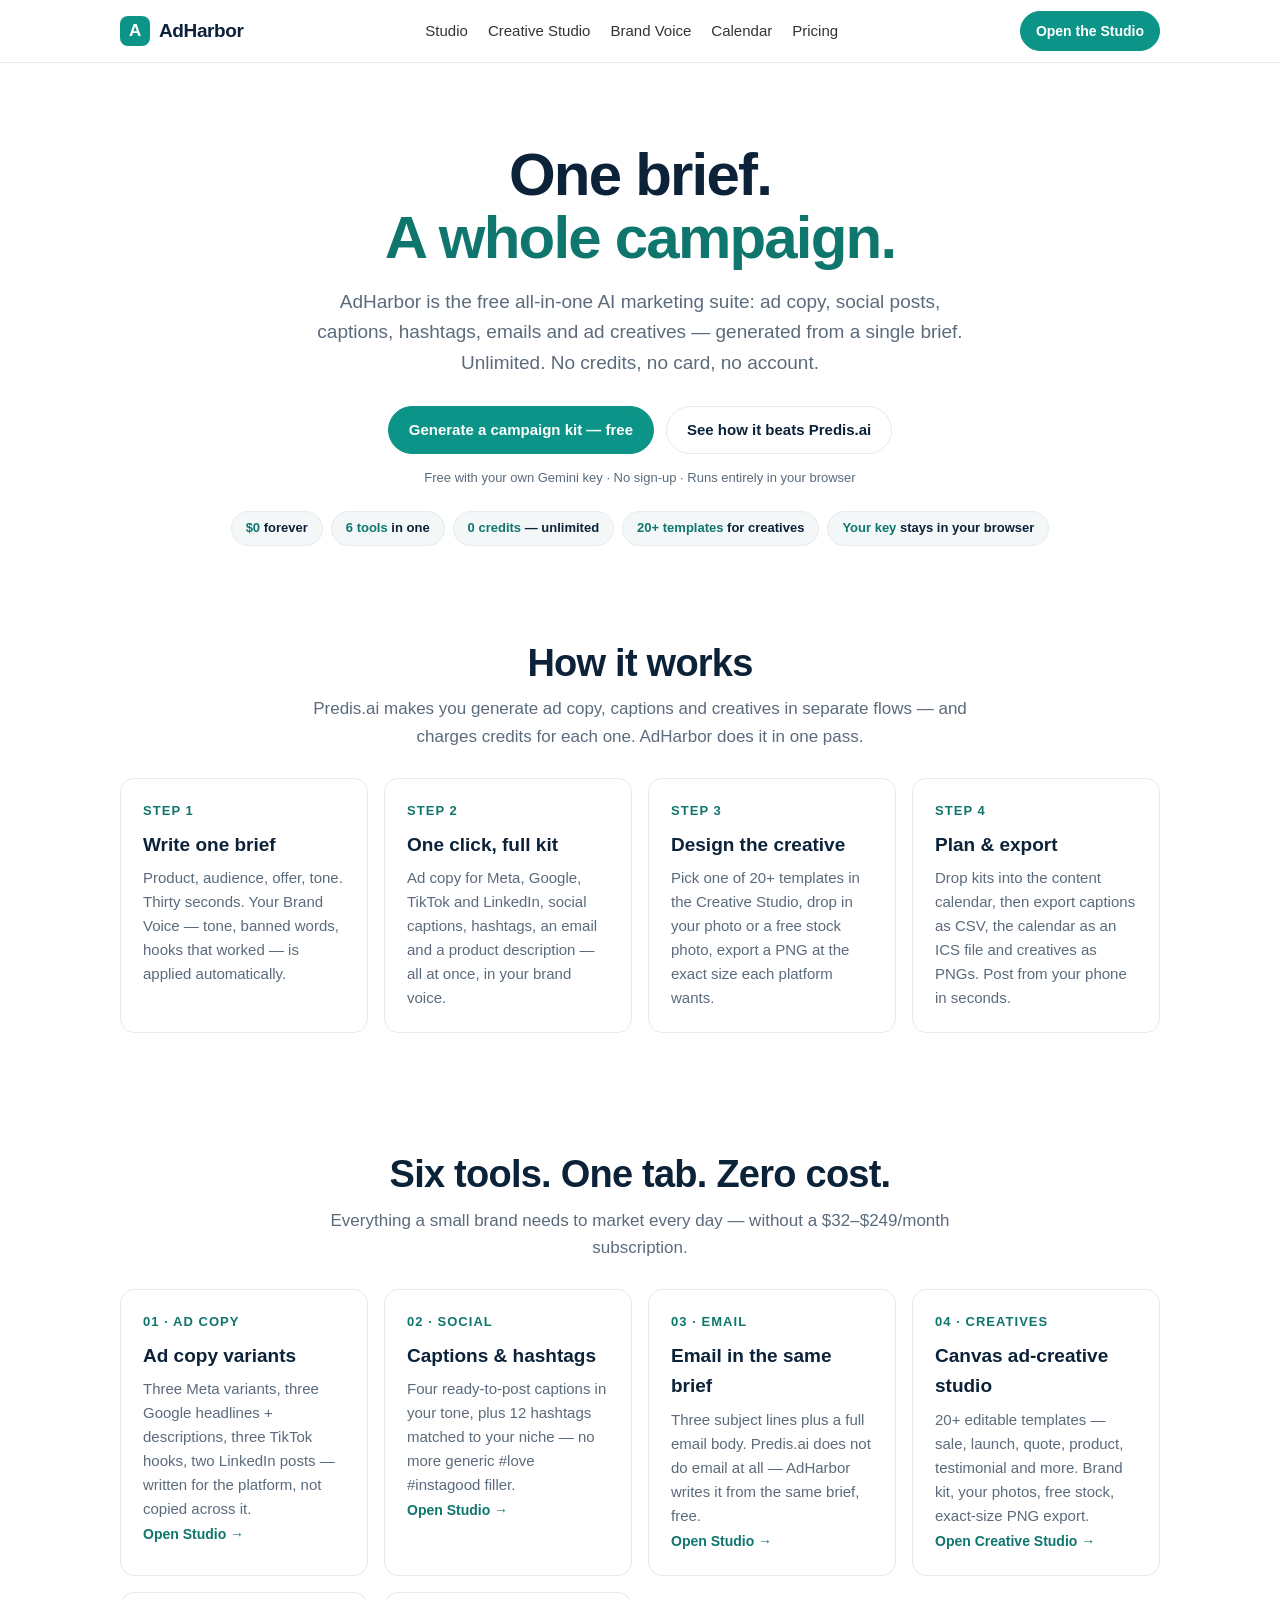
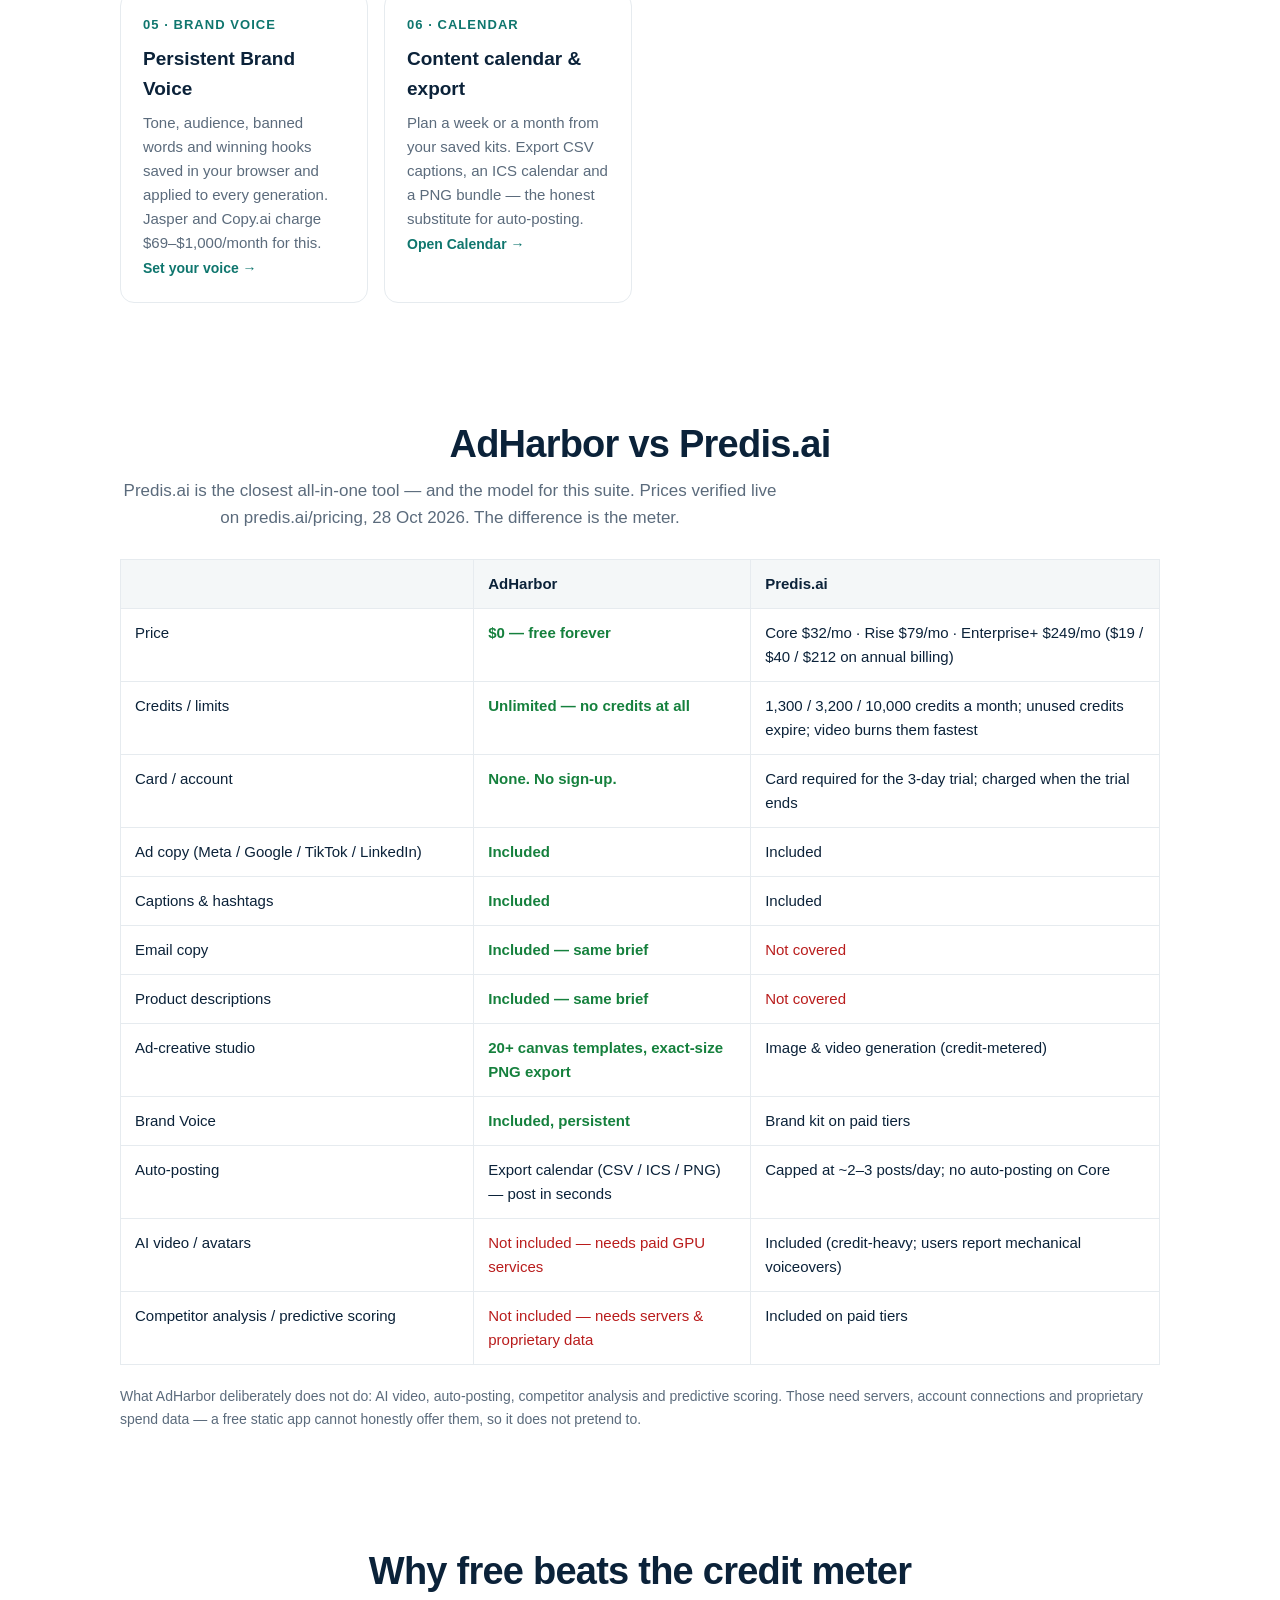
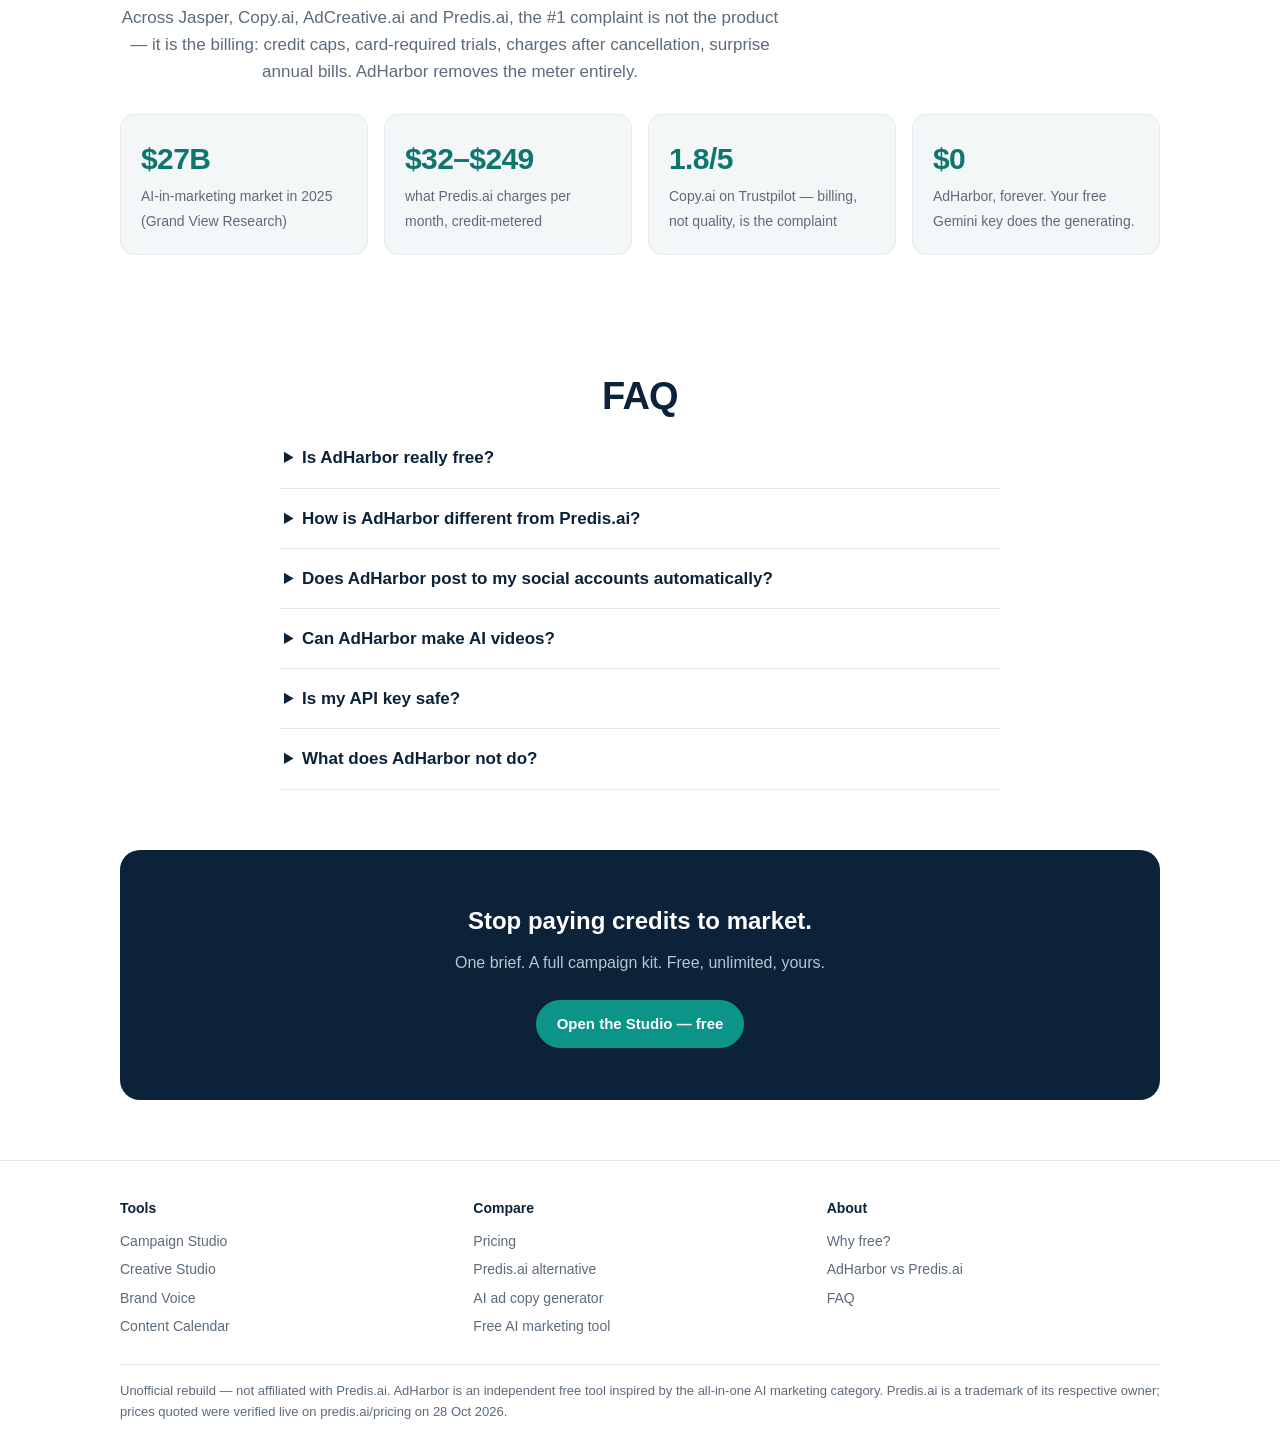
<file: index.html>
<!DOCTYPE html>
<html lang="en">
<head>
<meta charset="UTF-8">
<meta name="viewport" content="width=device-width, initial-scale=1.0">
<title>AdHarbor — Free All-in-One AI Marketing Suite | Ad Copy, Social Posts, Captions, Email &amp; Ad Creatives</title>
<meta name="description" content="AdHarbor is a free all-in-one AI marketing suite: ad copy, social posts, captions, hashtags, emails and ad creatives from one brief. Unlimited, no credits, no card, no account — bring your own free Gemini key.">
<link rel="canonical" href="https://adharbor.pages.dev/">
<meta property="og:type" content="website">
<meta property="og:site_name" content="AdHarbor">
<meta property="og:title" content="AdHarbor — Free All-in-One AI Marketing Suite">
<meta property="og:description" content="One brief → a full campaign kit: ad copy, captions, hashtags, email and ad creatives. Free and unlimited. No credits, no card, no account.">
<meta property="og:url" content="https://adharbor.pages.dev/">
<meta name="twitter:card" content="summary_large_image">
<meta name="twitter:title" content="AdHarbor — Free All-in-One AI Marketing Suite">
<meta name="twitter:description" content="One brief → a full campaign kit: ad copy, captions, hashtags, email and ad creatives. Free and unlimited. No credits, no card, no account.">
<script type="application/ld+json">
{"@context":"https://schema.org","@type":"SoftwareApplication","name":"AdHarbor","applicationCategory":"BusinessApplication","operatingSystem":"Web","url":"https://adharbor.pages.dev/","description":"Free all-in-one AI marketing suite: ad copy, social posts, captions, hashtags, email and ad creatives from one brief. Unlimited with your own free Gemini API key.","offers":{"@type":"Offer","price":"0","priceCurrency":"USD"}}
</script>
<script type="application/ld+json">
{"@context":"https://schema.org","@type":"FAQPage","mainEntity":[
{"@type":"Question","name":"Is AdHarbor really free?","acceptedAnswer":{"@type":"Answer","text":"Yes. There is no paid plan, no account and no card. You bring your own free Gemini API key (free from Google AI Studio, no card required) and AdHarbor generates as much as you want — no credits, no monthly meter."}},
{"@type":"Question","name":"How is AdHarbor different from Predis.ai?","acceptedAnswer":{"@type":"Answer","text":"Predis.ai charges $32 to $249 a month, rations every generation with credits, and requires a card for its 3-day trial. AdHarbor does the same core jobs — ad copy, social posts, captions, hashtags, ad creatives — free and unlimited, and adds email copy and product descriptions in the same brief, which Predis does not cover."}},
{"@type":"Question","name":"Does AdHarbor post to my social accounts automatically?","acceptedAnswer":{"@type":"Answer","text":"No — auto-posting needs a server and account connections, and AdHarbor is a static app with no server. Instead you plan in the built-in content calendar and export captions as CSV, the calendar as an ICS file, and creatives as PNGs, then post from your phone or scheduler in seconds."}},
{"@type":"Question","name":"Can AdHarbor make AI videos?","acceptedAnswer":{"@type":"Answer","text":"No. AI video and AI image generation need paid GPU services — Gemini image models are paid-only and have no free tier. AdHarbor generates text with your free Gemini key and renders ad creatives on a canvas from templates, your photos and free stock photos, which is genuinely free."}},
{"@type":"Question","name":"Is my API key safe?","acceptedAnswer":{"@type":"Answer","text":"Your key is stored only in your browser's localStorage and is sent directly from your browser to Google's Gemini API. It is never stored on any server — AdHarbor has no server at all — and never leaves your device except to call Google."}},
{"@type":"Question","name":"What does AdHarbor not do?","acceptedAnswer":{"@type":"Answer","text":"It does not do AI video or avatars, auto-posting, competitor analysis, or predictive performance scoring. Those need servers and proprietary data. AdHarbor is honest about that and wins on creation: one brief, a full campaign kit, unlimited."}}
]}
</script>
<link rel="stylesheet" href="styles.css">
<link rel="icon" href="data:image/svg+xml,<svg xmlns='http://www.w3.org/2000/svg' viewBox='0 0 100 100'><rect width='100' height='100' rx='22' fill='%230d9488'/><text x='50' y='70' font-size='54' font-family='Arial' font-weight='bold' fill='white' text-anchor='middle'>A</text></svg>">
</head>
<body>
<header class="site">
  <div class="wrap nav">
    <a class="logo" href="index.html"><span class="mark">A</span> AdHarbor</a>
    <nav class="nav-links">
      <a href="studio.html">Studio</a>
      <a href="creative-studio.html">Creative Studio</a>
      <a href="brand-voice.html">Brand Voice</a>
      <a href="calendar.html">Calendar</a>
      <a href="pricing.html">Pricing</a>
    </nav>
    <a class="btn small" href="studio.html" style="margin-left:auto">Open the Studio</a>
  </div>
</header>

<div class="wrap hero">
  <h1>One brief.<br><span class="hl">A whole campaign.</span></h1>
  <p class="sub">AdHarbor is the free all-in-one AI marketing suite: ad copy, social posts, captions, hashtags, emails and ad creatives — generated from a single brief. Unlimited. No credits, no card, no account.</p>
  <div class="cta-row">
    <a class="btn" href="studio.html">Generate a campaign kit — free</a>
    <a class="btn ghost" href="#compare">See how it beats Predis.ai</a>
  </div>
  <p class="fine">Free with your own Gemini key · No sign-up · Runs entirely in your browser</p>
  <div class="pill-row">
    <span class="pill"><b>$0</b> forever</span>
    <span class="pill"><b>6 tools</b> in one</span>
    <span class="pill"><b>0 credits</b> — unlimited</span>
    <span class="pill"><b>20+ templates</b> for creatives</span>
    <span class="pill"><b>Your key</b> stays in your browser</span>
  </div>
</div>

<section id="how">
  <div class="wrap center">
    <h2>How it works</h2>
    <p class="lede">Predis.ai makes you generate ad copy, captions and creatives in separate flows — and charges credits for each one. AdHarbor does it in one pass.</p>
  </div>
  <div class="wrap feats">
    <div class="feat"><div class="n">STEP 1</div><h3>Write one brief</h3><p>Product, audience, offer, tone. Thirty seconds. Your Brand Voice — tone, banned words, hooks that worked — is applied automatically.</p></div>
    <div class="feat"><div class="n">STEP 2</div><h3>One click, full kit</h3><p>Ad copy for Meta, Google, TikTok and LinkedIn, social captions, hashtags, an email and a product description — all at once, in your brand voice.</p></div>
    <div class="feat"><div class="n">STEP 3</div><h3>Design the creative</h3><p>Pick one of 20+ templates in the Creative Studio, drop in your photo or a free stock photo, export a PNG at the exact size each platform wants.</p></div>
    <div class="feat"><div class="n">STEP 4</div><h3>Plan &amp; export</h3><p>Drop kits into the content calendar, then export captions as CSV, the calendar as an ICS file and creatives as PNGs. Post from your phone in seconds.</p></div>
  </div>
</section>

<section id="tools">
  <div class="wrap center">
    <h2>Six tools. One tab. Zero cost.</h2>
    <p class="lede">Everything a small brand needs to market every day — without a $32–$249/month subscription.</p>
  </div>
  <div class="wrap feats">
    <div class="feat"><div class="n">01 · AD COPY</div><h3>Ad copy variants</h3><p>Three Meta variants, three Google headlines + descriptions, three TikTok hooks, two LinkedIn posts — written for the platform, not copied across it.</p><a class="go" href="studio.html">Open Studio →</a></div>
    <div class="feat"><div class="n">02 · SOCIAL</div><h3>Captions &amp; hashtags</h3><p>Four ready-to-post captions in your tone, plus 12 hashtags matched to your niche — no more generic #love #instagood filler.</p><a class="go" href="studio.html">Open Studio →</a></div>
    <div class="feat"><div class="n">03 · EMAIL</div><h3>Email in the same brief</h3><p>Three subject lines plus a full email body. Predis.ai does not do email at all — AdHarbor writes it from the same brief, free.</p><a class="go" href="studio.html">Open Studio →</a></div>
    <div class="feat"><div class="n">04 · CREATIVES</div><h3>Canvas ad-creative studio</h3><p>20+ editable templates — sale, launch, quote, product, testimonial and more. Brand kit, your photos, free stock, exact-size PNG export.</p><a class="go" href="creative-studio.html">Open Creative Studio →</a></div>
    <div class="feat"><div class="n">05 · BRAND VOICE</div><h3>Persistent Brand Voice</h3><p>Tone, audience, banned words and winning hooks saved in your browser and applied to every generation. Jasper and Copy.ai charge $69–$1,000/month for this.</p><a class="go" href="brand-voice.html">Set your voice →</a></div>
    <div class="feat"><div class="n">06 · CALENDAR</div><h3>Content calendar &amp; export</h3><p>Plan a week or a month from your saved kits. Export CSV captions, an ICS calendar and a PNG bundle — the honest substitute for auto-posting.</p><a class="go" href="calendar.html">Open Calendar →</a></div>
  </div>
</section>

<section id="compare">
  <div class="wrap">
    <h2 class="center">AdHarbor vs Predis.ai</h2>
    <p class="lede center">Predis.ai is the closest all-in-one tool — and the model for this suite. Prices verified live on predis.ai/pricing, 28 Oct 2026. The difference is the meter.</p>
    <table class="cmp">
      <tr><th style="width:34%"></th><th>AdHarbor</th><th>Predis.ai</th></tr>
      <tr><td>Price</td><td class="yes">$0 — free forever</td><td>Core $32/mo · Rise $79/mo · Enterprise+ $249/mo ($19 / $40 / $212 on annual billing)</td></tr>
      <tr><td>Credits / limits</td><td class="yes">Unlimited — no credits at all</td><td>1,300 / 3,200 / 10,000 credits a month; unused credits expire; video burns them fastest</td></tr>
      <tr><td>Card / account</td><td class="yes">None. No sign-up.</td><td>Card required for the 3-day trial; charged when the trial ends</td></tr>
      <tr><td>Ad copy (Meta / Google / TikTok / LinkedIn)</td><td class="yes">Included</td><td>Included</td></tr>
      <tr><td>Captions &amp; hashtags</td><td class="yes">Included</td><td>Included</td></tr>
      <tr><td>Email copy</td><td class="yes">Included — same brief</td><td class="no">Not covered</td></tr>
      <tr><td>Product descriptions</td><td class="yes">Included — same brief</td><td class="no">Not covered</td></tr>
      <tr><td>Ad-creative studio</td><td class="yes">20+ canvas templates, exact-size PNG export</td><td>Image &amp; video generation (credit-metered)</td></tr>
      <tr><td>Brand Voice</td><td class="yes">Included, persistent</td><td>Brand kit on paid tiers</td></tr>
      <tr><td>Auto-posting</td><td>Export calendar (CSV / ICS / PNG) — post in seconds</td><td>Capped at ~2–3 posts/day; no auto-posting on Core</td></tr>
      <tr><td>AI video / avatars</td><td class="no">Not included — needs paid GPU services</td><td>Included (credit-heavy; users report mechanical voiceovers)</td></tr>
      <tr><td>Competitor analysis / predictive scoring</td><td class="no">Not included — needs servers &amp; proprietary data</td><td>Included on paid tiers</td></tr>
    </table>
    <p class="muted">What AdHarbor deliberately does not do: AI video, auto-posting, competitor analysis and predictive scoring. Those need servers, account connections and proprietary spend data — a free static app cannot honestly offer them, so it does not pretend to.</p>
  </div>
</section>

<section>
  <div class="wrap">
    <h2 class="center">Why free beats the credit meter</h2>
    <p class="lede center">Across Jasper, Copy.ai, AdCreative.ai and Predis.ai, the #1 complaint is not the product — it is the billing: credit caps, card-required trials, charges after cancellation, surprise annual bills. AdHarbor removes the meter entirely.</p>
    <div class="stats">
      <div class="stat"><b>$27B</b><span>AI-in-marketing market in 2025 (Grand View Research)</span></div>
      <div class="stat"><b>$32–$249</b><span>what Predis.ai charges per month, credit-metered</span></div>
      <div class="stat"><b>1.8/5</b><span>Copy.ai on Trustpilot — billing, not quality, is the complaint</span></div>
      <div class="stat"><b>$0</b><span>AdHarbor, forever. Your free Gemini key does the generating.</span></div>
    </div>
  </div>
</section>

<section id="faq">
  <div class="wrap">
    <h2 class="center">FAQ</h2>
    <div class="faq">
      <details><summary>Is AdHarbor really free?</summary><p>Yes. There is no paid plan, no account and no card. You bring your own free Gemini API key (free from Google AI Studio, no card required) and AdHarbor generates as much as you want — no credits, no monthly meter.</p></details>
      <details><summary>How is AdHarbor different from Predis.ai?</summary><p>Predis.ai charges $32 to $249 a month, rations every generation with credits, and requires a card for its 3-day trial. AdHarbor does the same core jobs — ad copy, social posts, captions, hashtags, ad creatives — free and unlimited, and adds email copy and product descriptions in the same brief, which Predis does not cover.</p></details>
      <details><summary>Does AdHarbor post to my social accounts automatically?</summary><p>No — auto-posting needs a server and account connections, and AdHarbor is a static app with no server. Instead you plan in the built-in content calendar and export captions as CSV, the calendar as an ICS file, and creatives as PNGs, then post from your phone or scheduler in seconds.</p></details>
      <details><summary>Can AdHarbor make AI videos?</summary><p>No. AI video and AI image generation need paid GPU services — Gemini image models are paid-only and have no free tier. AdHarbor generates text with your free Gemini key and renders ad creatives on a canvas from templates, your photos and free stock photos, which is genuinely free.</p></details>
      <details><summary>Is my API key safe?</summary><p>Your key is stored only in your browser's localStorage and is sent directly from your browser to Google's Gemini API. It is never stored on any server — AdHarbor has no server at all — and never leaves your device except to call Google.</p></details>
      <details><summary>What does AdHarbor not do?</summary><p>It does not do AI video or avatars, auto-posting, competitor analysis, or predictive performance scoring. Those need servers and proprietary data. AdHarbor is honest about that and wins on creation: one brief, a full campaign kit, unlimited.</p></details>
    </div>
  </div>
</section>

<div class="wrap" style="padding-bottom:60px">
  <div class="cta-final">
    <h2>Stop paying credits to market.</h2>
    <p>One brief. A full campaign kit. Free, unlimited, yours.</p>
    <a class="btn" href="studio.html">Open the Studio — free</a>
  </div>
</div>

<footer>
  <div class="wrap">
    <div class="foot-grid">
      <div><h4>Tools</h4><a href="studio.html">Campaign Studio</a><a href="creative-studio.html">Creative Studio</a><a href="brand-voice.html">Brand Voice</a><a href="calendar.html">Content Calendar</a></div>
      <div><h4>Compare</h4><a href="pricing.html">Pricing</a><a href="predis-ai-alternative.html">Predis.ai alternative</a><a href="ai-ad-copy-generator.html">AI ad copy generator</a><a href="free-ai-marketing-tool.html">Free AI marketing tool</a></div>
      <div><h4>About</h4><a href="pricing.html">Why free?</a><a href="index.html#compare">AdHarbor vs Predis.ai</a><a href="index.html#faq">FAQ</a></div>
    </div>
    <p class="disclaimer">Unofficial rebuild — not affiliated with Predis.ai. AdHarbor is an independent free tool inspired by the all-in-one AI marketing category. Predis.ai is a trademark of its respective owner; prices quoted were verified live on predis.ai/pricing on 28 Oct 2026.</p>
  </div>
</footer>
</body>
</html>
</file>
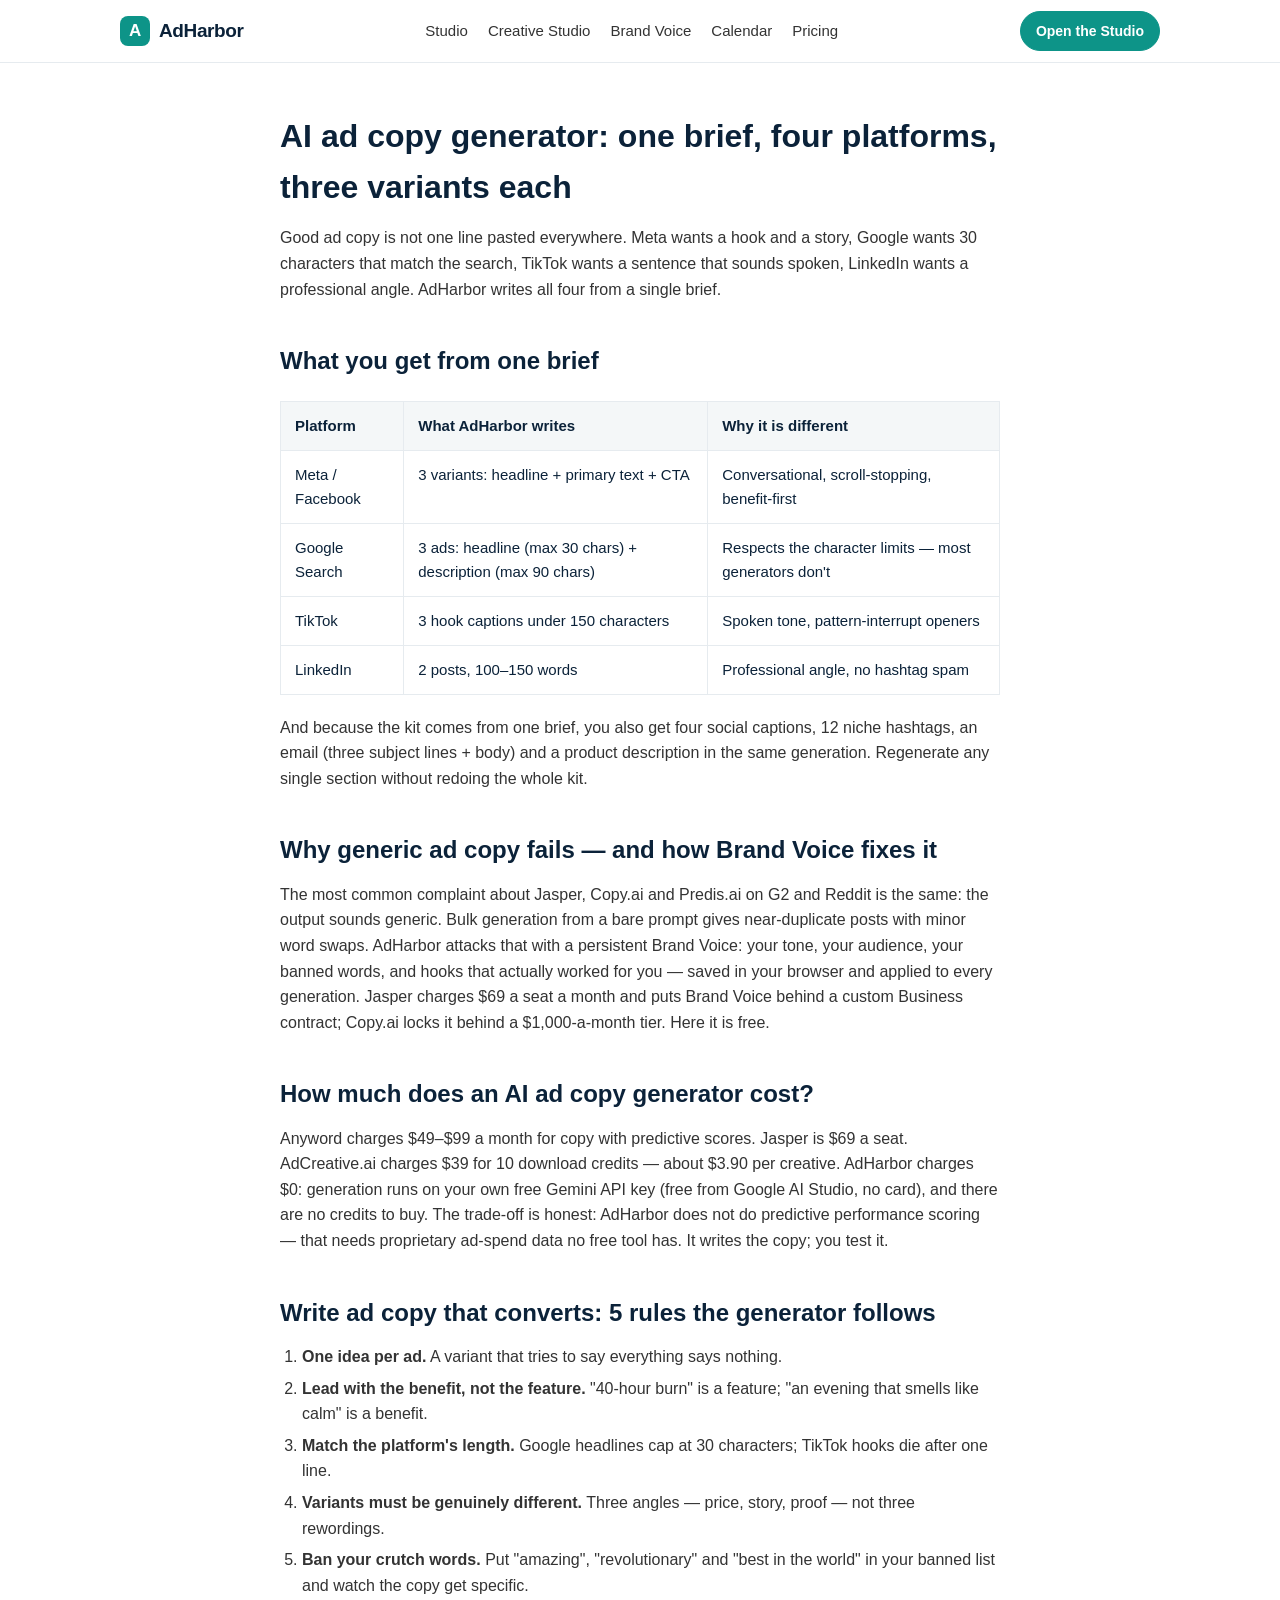
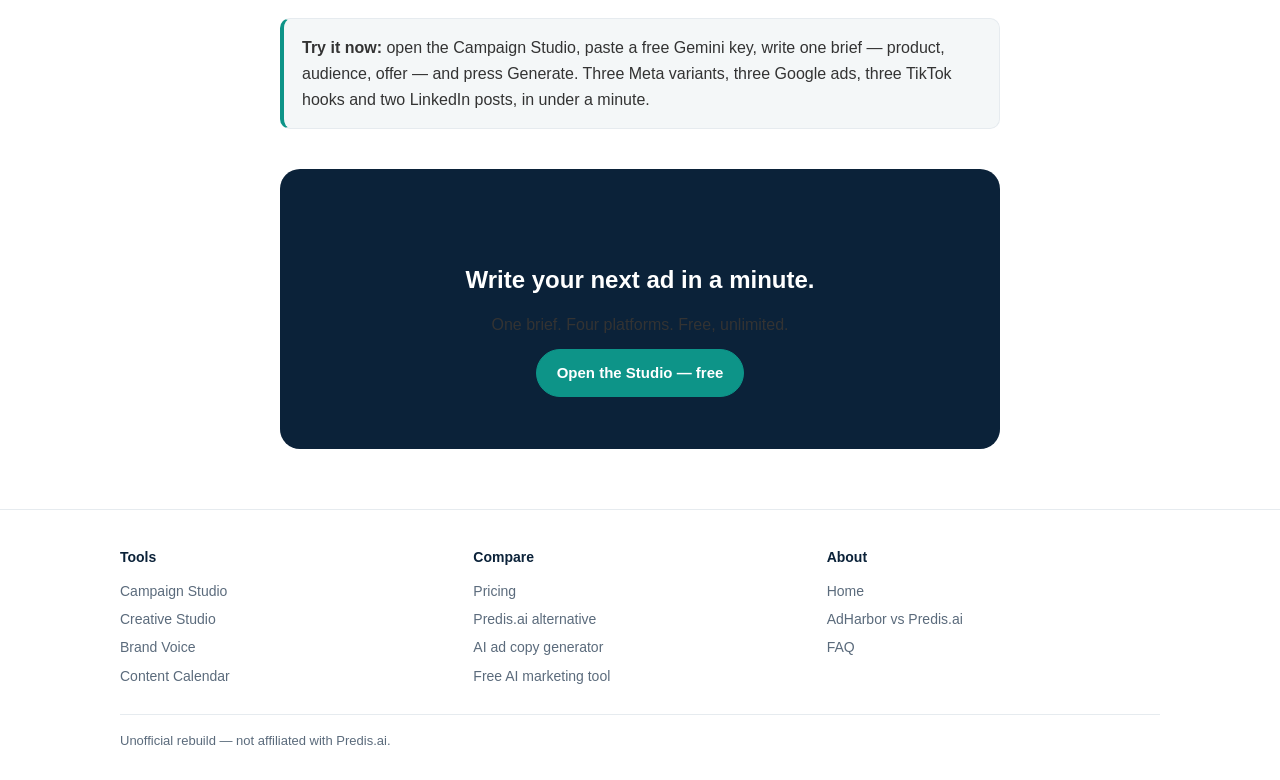
<file: ai-ad-copy-generator.html>
<!DOCTYPE html>
<html lang="en">
<head>
<meta charset="UTF-8">
<meta name="viewport" content="width=device-width, initial-scale=1.0">
<title>AI Ad Copy Generator — Meta, Google, TikTok &amp; LinkedIn Ads | AdHarbor</title>
<meta name="description" content="Generate ad copy for Meta, Google, TikTok and LinkedIn from one brief — three variants per platform, in your brand voice. Free and unlimited with your own Gemini key. No credits, no card.">
<link rel="canonical" href="https://adharbor.pages.dev/ai-ad-copy-generator">
<meta property="og:type" content="article">
<meta property="og:site_name" content="AdHarbor">
<meta property="og:title" content="AI Ad Copy Generator — Meta, Google, TikTok & LinkedIn | AdHarbor">
<meta property="og:description" content="Three ad variants per platform from one brief, in your brand voice. Free and unlimited.">
<meta property="og:url" content="https://adharbor.pages.dev/ai-ad-copy-generator">
<meta name="twitter:card" content="summary">
<script type="application/ld+json">
{"@context":"https://schema.org","@type":"Article","headline":"AI Ad Copy Generator — Meta, Google, TikTok & LinkedIn","description":"Generate platform-specific ad copy variants from one brief, in your brand voice, free and unlimited.","url":"https://adharbor.pages.dev/ai-ad-copy-generator"}
</script>
<link rel="stylesheet" href="styles.css">
<link rel="icon" href="data:image/svg+xml,<svg xmlns='http://www.w3.org/2000/svg' viewBox='0 0 100 100'><rect width='100' height='100' rx='22' fill='%230d9488'/><text x='50' y='70' font-size='54' font-family='Arial' font-weight='bold' fill='white' text-anchor='middle'>A</text></svg>">
</head>
<body>
<header class="site">
  <div class="wrap nav">
    <a class="logo" href="index.html"><span class="mark">A</span> AdHarbor</a>
    <nav class="nav-links">
      <a href="studio.html">Studio</a>
      <a href="creative-studio.html">Creative Studio</a>
      <a href="brand-voice.html">Brand Voice</a>
      <a href="calendar.html">Calendar</a>
      <a href="pricing.html">Pricing</a>
    </nav>
    <a class="btn small" href="studio.html" style="margin-left:auto">Open the Studio</a>
  </div>
</header>

<div class="wrap article" style="padding-top:48px">
  <h1>AI ad copy generator: one brief, four platforms, three variants each</h1>
  <p class="lede">Good ad copy is not one line pasted everywhere. Meta wants a hook and a story, Google wants 30 characters that match the search, TikTok wants a sentence that sounds spoken, LinkedIn wants a professional angle. AdHarbor writes all four from a single brief.</p>

  <h2>What you get from one brief</h2>
  <table>
    <tr><th>Platform</th><th>What AdHarbor writes</th><th>Why it is different</th></tr>
    <tr><td>Meta / Facebook</td><td>3 variants: headline + primary text + CTA</td><td>Conversational, scroll-stopping, benefit-first</td></tr>
    <tr><td>Google Search</td><td>3 ads: headline (max 30 chars) + description (max 90 chars)</td><td>Respects the character limits — most generators don't</td></tr>
    <tr><td>TikTok</td><td>3 hook captions under 150 characters</td><td>Spoken tone, pattern-interrupt openers</td></tr>
    <tr><td>LinkedIn</td><td>2 posts, 100–150 words</td><td>Professional angle, no hashtag spam</td></tr>
  </table>
  <p>And because the kit comes from one brief, you also get four social captions, 12 niche hashtags, an email (three subject lines + body) and a product description in the same generation. Regenerate any single section without redoing the whole kit.</p>

  <h2>Why generic ad copy fails — and how Brand Voice fixes it</h2>
  <p>The most common complaint about Jasper, Copy.ai and Predis.ai on G2 and Reddit is the same: the output sounds generic. Bulk generation from a bare prompt gives near-duplicate posts with minor word swaps. AdHarbor attacks that with a persistent <a href="brand-voice.html">Brand Voice</a>: your tone, your audience, your banned words, and hooks that actually worked for you — saved in your browser and applied to every generation. Jasper charges $69 a seat a month and puts Brand Voice behind a custom Business contract; Copy.ai locks it behind a $1,000-a-month tier. Here it is free.</p>

  <h2>How much does an AI ad copy generator cost?</h2>
  <p>Anyword charges $49–$99 a month for copy with predictive scores. Jasper is $69 a seat. AdCreative.ai charges $39 for 10 download credits — about $3.90 per creative. AdHarbor charges $0: generation runs on your own free Gemini API key (free from Google AI Studio, no card), and there are no credits to buy. The trade-off is honest: AdHarbor does not do predictive performance scoring — that needs proprietary ad-spend data no free tool has. It writes the copy; you test it.</p>

  <h2>Write ad copy that converts: 5 rules the generator follows</h2>
  <ol>
    <li><b>One idea per ad.</b> A variant that tries to say everything says nothing.</li>
    <li><b>Lead with the benefit, not the feature.</b> "40-hour burn" is a feature; "an evening that smells like calm" is a benefit.</li>
    <li><b>Match the platform's length.</b> Google headlines cap at 30 characters; TikTok hooks die after one line.</li>
    <li><b>Variants must be genuinely different.</b> Three angles — price, story, proof — not three rewordings.</li>
    <li><b>Ban your crutch words.</b> Put "amazing", "revolutionary" and "best in the world" in your banned list and watch the copy get specific.</li>
  </ol>

  <div class="callout"><p><b>Try it now:</b> open the <a href="studio.html">Campaign Studio</a>, paste a free Gemini key, write one brief — product, audience, offer — and press Generate. Three Meta variants, three Google ads, three TikTok hooks and two LinkedIn posts, in under a minute.</p></div>

  <div class="cta-final" style="margin:40px 0 60px">
    <h2>Write your next ad in a minute.</h2>
    <p>One brief. Four platforms. Free, unlimited.</p>
    <a class="btn" href="studio.html">Open the Studio — free</a>
  </div>
</div>

<footer>
  <div class="wrap">
    <div class="foot-grid">
      <div><h4>Tools</h4><a href="studio.html">Campaign Studio</a><a href="creative-studio.html">Creative Studio</a><a href="brand-voice.html">Brand Voice</a><a href="calendar.html">Content Calendar</a></div>
      <div><h4>Compare</h4><a href="pricing.html">Pricing</a><a href="predis-ai-alternative.html">Predis.ai alternative</a><a href="ai-ad-copy-generator.html">AI ad copy generator</a><a href="free-ai-marketing-tool.html">Free AI marketing tool</a></div>
      <div><h4>About</h4><a href="index.html">Home</a><a href="index.html#compare">AdHarbor vs Predis.ai</a><a href="index.html#faq">FAQ</a></div>
    </div>
    <p class="disclaimer">Unofficial rebuild — not affiliated with Predis.ai.</p>
  </div>
</footer>
</body>
</html>
</file>
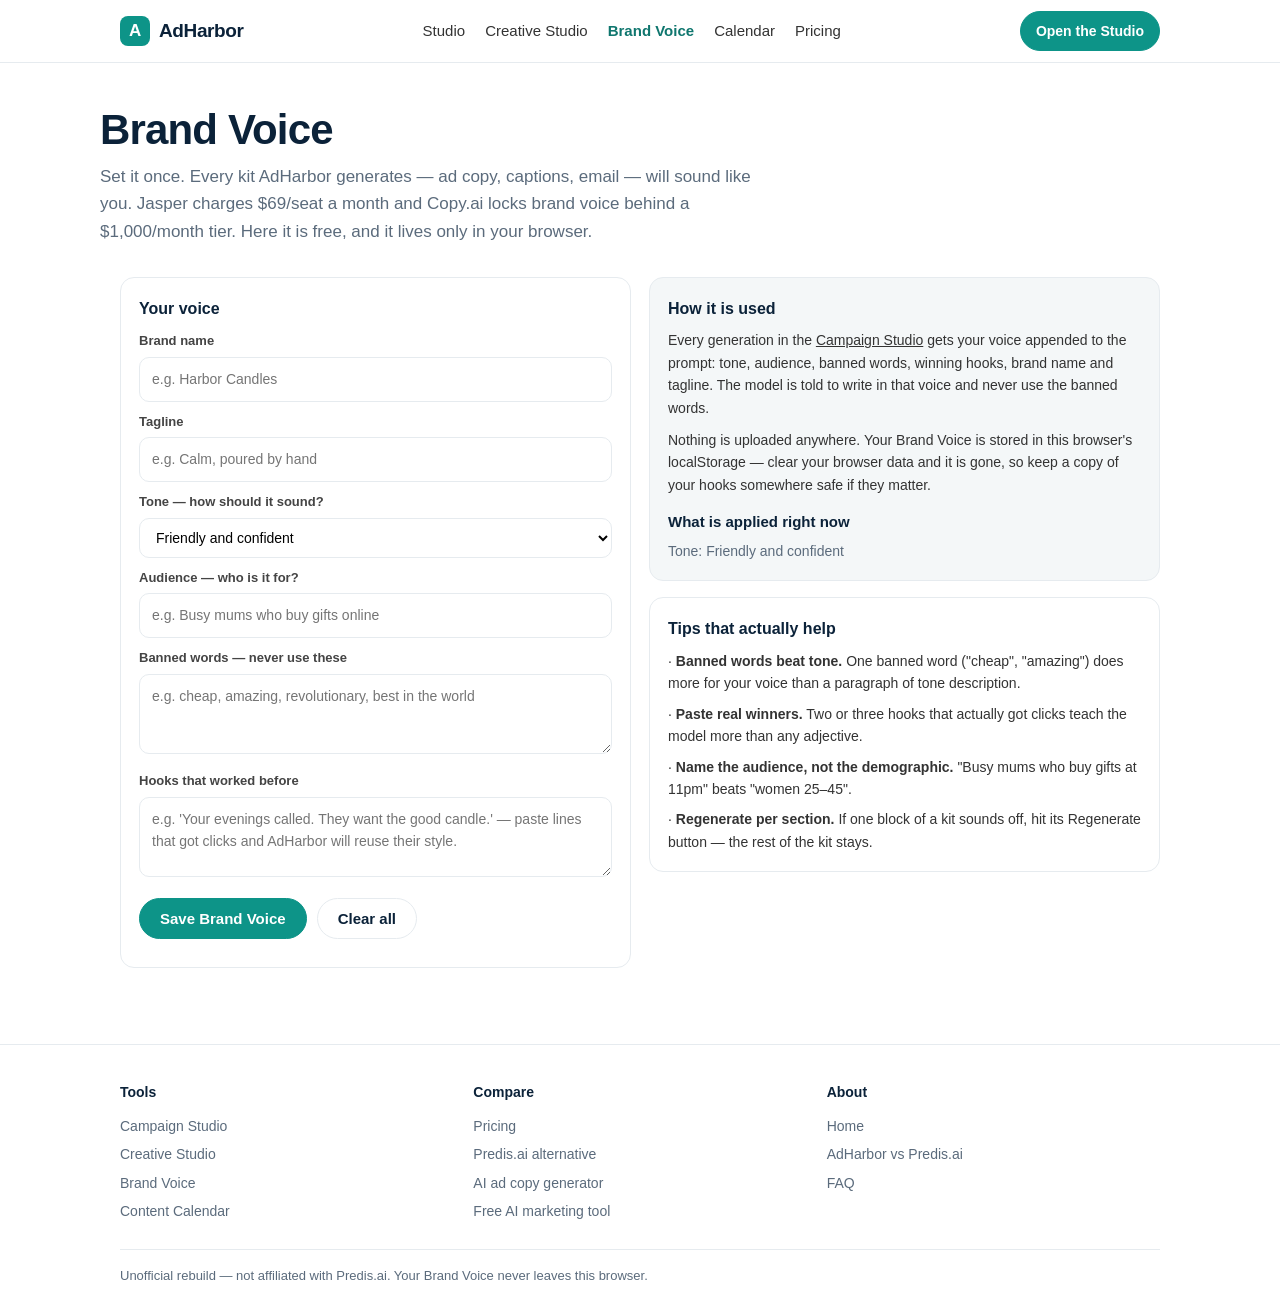
<file: brand-voice.html>
<!DOCTYPE html>
<html lang="en">
<head>
<meta charset="UTF-8">
<meta name="viewport" content="width=device-width, initial-scale=1.0">
<title>Brand Voice — AdHarbor | Tone, Audience, Banned Words, Hooks</title>
<meta name="description" content="Set your persistent Brand Voice once — tone, audience, banned words and winning hooks — and AdHarbor applies it to every ad, caption and email it generates. Stored in your browser only.">
<link rel="canonical" href="https://adharbor.pages.dev/brand-voice">
<meta property="og:title" content="AdHarbor Brand Voice — Sound Like You, Every Time">
<meta property="og:description" content="Tone, audience, banned words and winning hooks, saved in your browser and applied to every generation.">
<meta property="og:url" content="https://adharbor.pages.dev/brand-voice">
<meta name="twitter:card" content="summary">
<link rel="stylesheet" href="styles.css">
<link rel="icon" href="data:image/svg+xml,<svg xmlns='http://www.w3.org/2000/svg' viewBox='0 0 100 100'><rect width='100' height='100' rx='22' fill='%230d9488'/><text x='50' y='70' font-size='54' font-family='Arial' font-weight='bold' fill='white' text-anchor='middle'>A</text></svg>">
</head>
<body>
<header class="site">
  <div class="wrap nav">
    <a class="logo" href="index.html"><span class="mark">A</span> AdHarbor</a>
    <nav class="nav-links">
      <a href="studio.html">Studio</a>
      <a href="creative-studio.html">Creative Studio</a>
      <a href="brand-voice.html" class="on">Brand Voice</a>
      <a href="calendar.html">Calendar</a>
      <a href="pricing.html">Pricing</a>
    </nav>
    <a class="btn small" href="studio.html" style="margin-left:auto">Open the Studio</a>
  </div>
</header>

<div class="wrap page-head">
  <h1>Brand Voice</h1>
  <p>Set it once. Every kit AdHarbor generates — ad copy, captions, email — will sound like you. Jasper charges $69/seat a month and Copy.ai locks brand voice behind a $1,000/month tier. Here it is free, and it lives only in your browser.</p>
</div>

<section style="padding-top:24px">
  <div class="wrap grid2">
    <div class="panel">
      <h3>Your voice</h3>
      <label for="bvName">Brand name</label>
      <input type="text" id="bvName" placeholder="e.g. Harbor Candles">
      <label for="bvTagline">Tagline</label>
      <input type="text" id="bvTagline" placeholder="e.g. Calm, poured by hand">
      <label for="bvTone">Tone — how should it sound?</label>
      <select id="bvTone">
        <option>Friendly and confident</option>
        <option>Bold and punchy</option>
        <option>Premium and elegant</option>
        <option>Playful and funny</option>
        <option>Calm and trustworthy</option>
        <option>Urgent and direct</option>
        <option>Warm and personal</option>
      </select>
      <label for="bvAudience">Audience — who is it for?</label>
      <input type="text" id="bvAudience" placeholder="e.g. Busy mums who buy gifts online">
      <label for="bvBanned">Banned words — never use these</label>
      <textarea id="bvBanned" placeholder="e.g. cheap, amazing, revolutionary, best in the world"></textarea>
      <label for="bvHooks">Hooks that worked before</label>
      <textarea id="bvHooks" placeholder="e.g. 'Your evenings called. They want the good candle.' — paste lines that got clicks and AdHarbor will reuse their style."></textarea>
      <div class="row" style="margin-top:14px">
        <button class="btn" id="bvSave" type="button">Save Brand Voice</button>
        <button class="btn ghost" id="bvClear" type="button">Clear all</button>
      </div>
      <p class="mini" id="bvStatus" style="margin-top:10px"></p>
    </div>
    <div>
      <div class="panel soft">
        <h3>How it is used</h3>
        <p>Every generation in the <a href="studio.html" style="text-decoration:underline">Campaign Studio</a> gets your voice appended to the prompt: tone, audience, banned words, winning hooks, brand name and tagline. The model is told to write in that voice and never use the banned words.</p>
        <p style="margin-top:10px">Nothing is uploaded anywhere. Your Brand Voice is stored in this browser's localStorage — clear your browser data and it is gone, so keep a copy of your hooks somewhere safe if they matter.</p>
        <h4>What is applied right now</h4>
        <p id="bvPreview" class="muted" style="white-space:pre-wrap">Nothing saved yet.</p>
      </div>
      <div class="panel">
        <h3>Tips that actually help</h3>
        <p>· <b>Banned words beat tone.</b> One banned word ("cheap", "amazing") does more for your voice than a paragraph of tone description.</p>
        <p style="margin-top:8px">· <b>Paste real winners.</b> Two or three hooks that actually got clicks teach the model more than any adjective.</p>
        <p style="margin-top:8px">· <b>Name the audience, not the demographic.</b> "Busy mums who buy gifts at 11pm" beats "women 25–45".</p>
        <p style="margin-top:8px">· <b>Regenerate per section.</b> If one block of a kit sounds off, hit its Regenerate button — the rest of the kit stays.</p>
      </div>
    </div>
  </div>
</section>

<footer>
  <div class="wrap">
    <div class="foot-grid">
      <div><h4>Tools</h4><a href="studio.html">Campaign Studio</a><a href="creative-studio.html">Creative Studio</a><a href="brand-voice.html">Brand Voice</a><a href="calendar.html">Content Calendar</a></div>
      <div><h4>Compare</h4><a href="pricing.html">Pricing</a><a href="predis-ai-alternative.html">Predis.ai alternative</a><a href="ai-ad-copy-generator.html">AI ad copy generator</a><a href="free-ai-marketing-tool.html">Free AI marketing tool</a></div>
      <div><h4>About</h4><a href="index.html">Home</a><a href="index.html#compare">AdHarbor vs Predis.ai</a><a href="index.html#faq">FAQ</a></div>
    </div>
    <p class="disclaimer">Unofficial rebuild — not affiliated with Predis.ai. Your Brand Voice never leaves this browser.</p>
  </div>
</footer>
<script src="adharbor.js"></script>
<script>
(function(){
  'use strict';
  function $(id){ return document.getElementById(id); }
  function read(){
    return { brandName:$('bvName').value.trim(), tagline:$('bvTagline').value.trim(), tone:$('bvTone').value,
      audience:$('bvAudience').value.trim(), banned:$('bvBanned').value.trim(), hooks:$('bvHooks').value.trim() };
  }
  function preview(b){
    var bits = [];
    if(b.brandName) bits.push('Brand: ' + b.brandName);
    if(b.tagline) bits.push('Tagline: ' + b.tagline);
    if(b.tone) bits.push('Tone: ' + b.tone);
    if(b.audience) bits.push('Audience: ' + b.audience);
    if(b.banned) bits.push('Never use: ' + b.banned);
    if(b.hooks) bits.push('Winning hooks: ' + b.hooks);
    $('bvPreview').textContent = bits.length ? bits.join('\n') : 'Nothing saved yet.';
  }
  document.addEventListener('DOMContentLoaded', function(){
    var b = AH.getBrand();
    $('bvName').value = b.brandName || ''; $('bvTagline').value = b.tagline || '';
    $('bvTone').value = b.tone || 'Friendly and confident';
    $('bvAudience').value = b.audience || ''; $('bvBanned').value = b.banned || ''; $('bvHooks').value = b.hooks || '';
    preview(b);
    $('bvSave').addEventListener('click', function(){
      var v = read();
      if(AH.save(AH.K.brand, v)){ $('bvStatus').textContent = 'Brand Voice saved ✓ — the Studio will use it from now on.'; preview(v); AH.toast('Brand Voice saved'); }
      else $('bvStatus').textContent = 'Could not save — browser storage is full.';
    });
    $('bvClear').addEventListener('click', function(){
      try { localStorage.removeItem(AH.K.brand); } catch(e){}
      $('bvName').value=''; $('bvTagline').value=''; $('bvAudience').value=''; $('bvBanned').value=''; $('bvHooks').value='';
      preview({}); $('bvStatus').textContent = 'Brand Voice cleared.';
    });
  });
})();
</script>
</body>
</html>
</file>
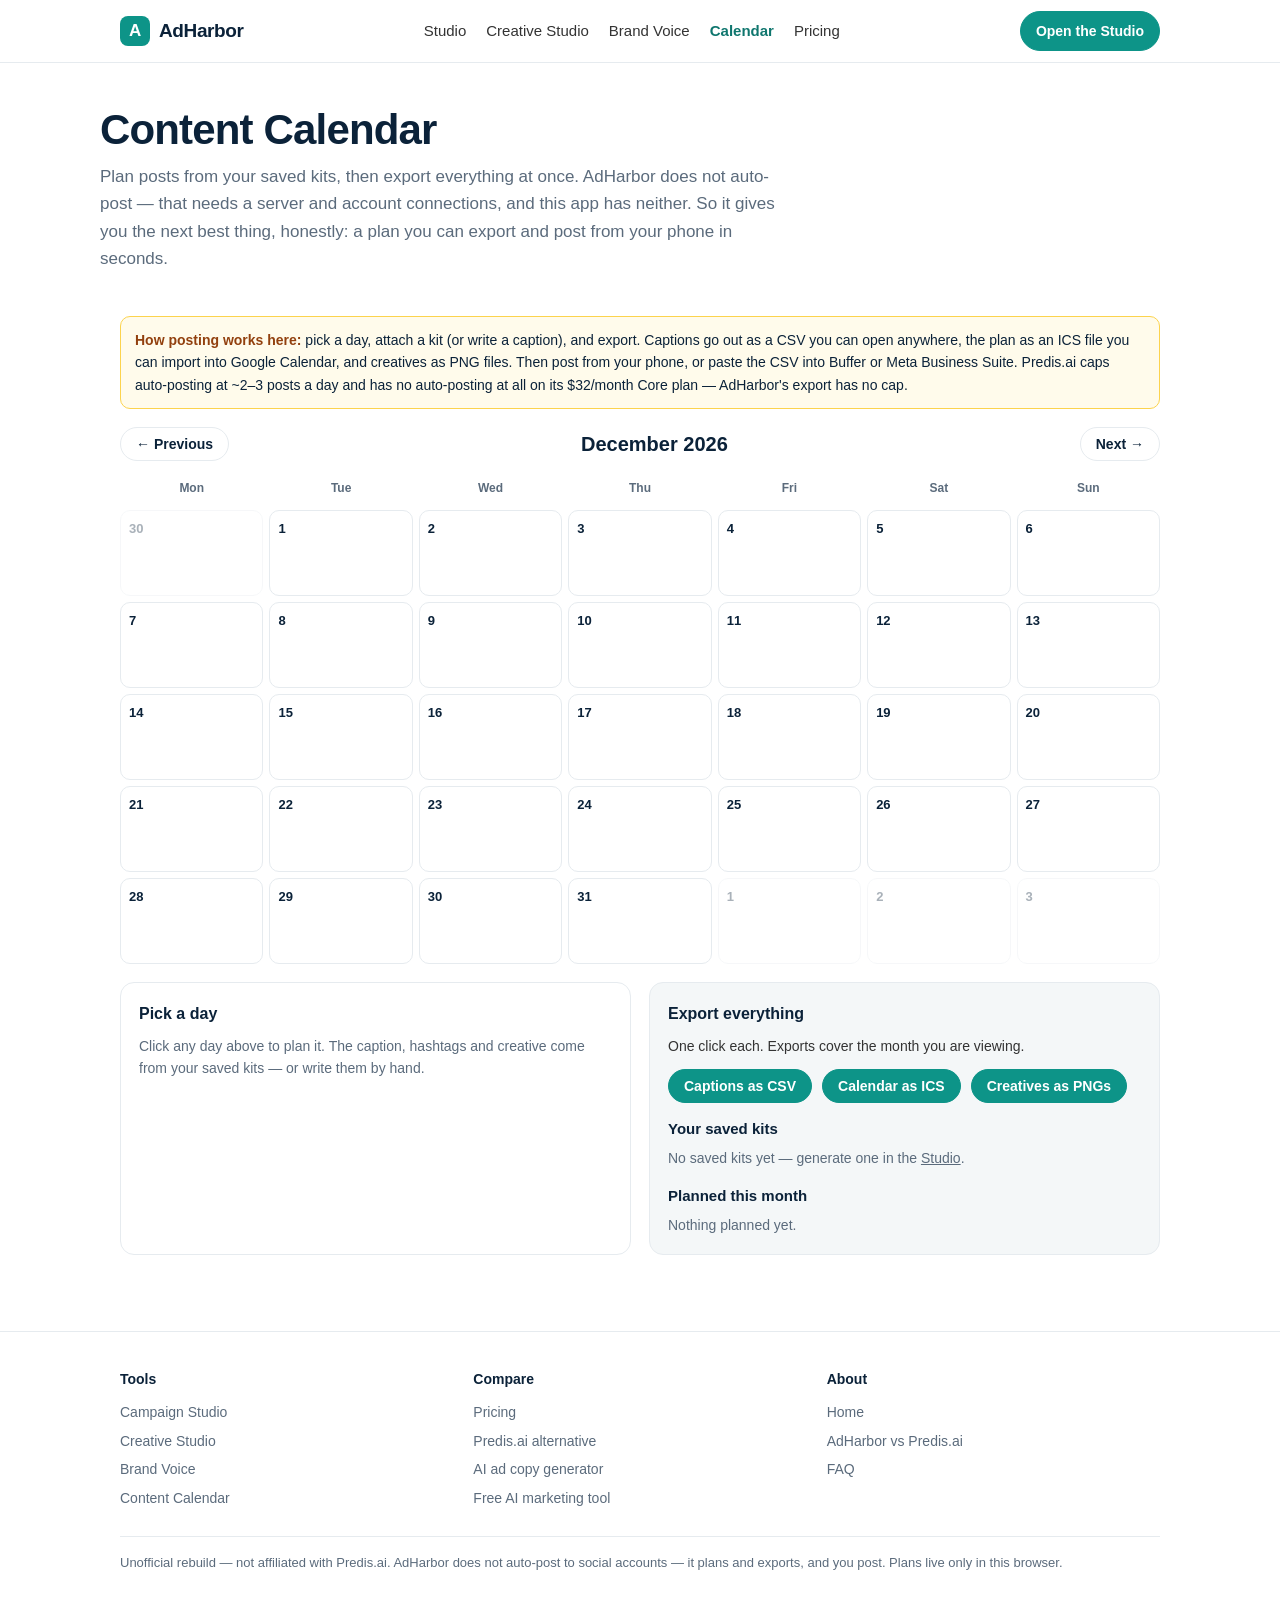
<file: calendar.html>
<!DOCTYPE html>
<html lang="en">
<head>
<meta charset="UTF-8">
<meta name="viewport" content="width=device-width, initial-scale=1.0">
<title>Content Calendar — AdHarbor | Plan Posts, Export CSV, ICS &amp; PNG</title>
<meta name="description" content="Plan your posts on a calendar from saved campaign kits, then export captions as CSV, the calendar as an ICS file and creatives as PNGs. The honest substitute for auto-posting — free, no account.">
<link rel="canonical" href="https://adharbor.pages.dev/calendar">
<meta property="og:title" content="AdHarbor Content Calendar — Plan & Export">
<meta property="og:description" content="Plan posts from saved kits. Export CSV captions, ICS calendar and PNG creatives. Free, no account.">
<meta property="og:url" content="https://adharbor.pages.dev/calendar">
<meta name="twitter:card" content="summary">
<link rel="stylesheet" href="styles.css">
<link rel="icon" href="data:image/svg+xml,<svg xmlns='http://www.w3.org/2000/svg' viewBox='0 0 100 100'><rect width='100' height='100' rx='22' fill='%230d9488'/><text x='50' y='70' font-size='54' font-family='Arial' font-weight='bold' fill='white' text-anchor='middle'>A</text></svg>">
</head>
<body>
<header class="site">
  <div class="wrap nav">
    <a class="logo" href="index.html"><span class="mark">A</span> AdHarbor</a>
    <nav class="nav-links">
      <a href="studio.html">Studio</a>
      <a href="creative-studio.html">Creative Studio</a>
      <a href="brand-voice.html">Brand Voice</a>
      <a href="calendar.html" class="on">Calendar</a>
      <a href="pricing.html">Pricing</a>
    </nav>
    <a class="btn small" href="studio.html" style="margin-left:auto">Open the Studio</a>
  </div>
</header>

<div class="wrap page-head">
  <h1>Content Calendar</h1>
  <p>Plan posts from your saved kits, then export everything at once. AdHarbor does not auto-post — that needs a server and account connections, and this app has neither. So it gives you the next best thing, honestly: a plan you can export and post from your phone in seconds.</p>
</div>

<section style="padding-top:24px">
  <div class="wrap">
    <div class="note"><b>How posting works here:</b> pick a day, attach a kit (or write a caption), and export. Captions go out as a CSV you can open anywhere, the plan as an ICS file you can import into Google Calendar, and creatives as PNG files. Then post from your phone, or paste the CSV into Buffer or Meta Business Suite. Predis.ai caps auto-posting at ~2–3 posts a day and has no auto-posting at all on its $32/month Core plan — AdHarbor's export has no cap.</div>

    <div class="cal-head">
      <button class="btn ghost small" id="prevMonth" type="button">← Previous</button>
      <h3 id="calTitle">Month</h3>
      <button class="btn ghost small" id="nextMonth" type="button">Next →</button>
    </div>
    <div class="cal-grid" id="calGrid"></div>

    <div class="grid2" style="margin-top:18px">
      <div class="panel">
        <h3 id="dayTitle">Pick a day</h3>
        <p class="muted">Click any day above to plan it. The caption, hashtags and creative come from your saved kits — or write them by hand.</p>
        <div id="dayForm" style="display:none">
          <label for="dPlatform">Platform</label>
          <select id="dPlatform">
            <option>Instagram</option><option>Facebook</option><option>TikTok</option><option>LinkedIn</option><option>X (Twitter)</option><option>Pinterest</option><option>Google Ads</option><option>Email</option>
          </select>
          <label for="dKit">Use a saved kit</label>
          <select id="dKit"><option value="">— write it by hand —</option></select>
          <label for="dCaption">Caption / post text</label>
          <textarea id="dCaption" rows="4"></textarea>
          <label for="dTags">Hashtags</label>
          <input type="text" id="dTags" placeholder="#your #tags #here">
          <label for="dTime">Time</label>
          <input type="text" id="dTime" value="19:00">
          <div id="dCreativeWrap" style="display:none;margin-top:10px">
            <label>Attached creative</label>
            <p class="mini" id="dCreativeLabel"></p>
            <img id="dCreativeImg" alt="" style="max-width:180px;border:1px solid var(--line);border-radius:10px;display:block">
          </div>
          <div class="row" style="margin-top:14px">
            <button class="btn small" id="dSave" type="button">Save day</button>
            <button class="btn ghost small" id="dClear" type="button">Clear day</button>
          </div>
          <p class="mini" id="dStatus" style="margin-top:8px"></p>
        </div>
      </div>
      <div class="panel soft">
        <h3>Export everything</h3>
        <p>One click each. Exports cover the month you are viewing.</p>
        <div class="row" style="margin-top:12px">
          <button class="btn small" id="expCsv" type="button">Captions as CSV</button>
          <button class="btn small" id="expIcs" type="button">Calendar as ICS</button>
          <button class="btn small" id="expPng" type="button">Creatives as PNGs</button>
        </div>
        <p class="mini" id="expStatus" style="margin-top:10px"></p>
        <h4>Your saved kits</h4>
        <div id="calKitList"><p class="muted">No saved kits yet — generate one in the <a href="studio.html" style="text-decoration:underline">Studio</a>.</p></div>
        <h4>Planned this month</h4>
        <p id="monthSummary" class="muted">Nothing planned yet.</p>
      </div>
    </div>
  </div>
</section>

<footer>
  <div class="wrap">
    <div class="foot-grid">
      <div><h4>Tools</h4><a href="studio.html">Campaign Studio</a><a href="creative-studio.html">Creative Studio</a><a href="brand-voice.html">Brand Voice</a><a href="calendar.html">Content Calendar</a></div>
      <div><h4>Compare</h4><a href="pricing.html">Pricing</a><a href="predis-ai-alternative.html">Predis.ai alternative</a><a href="ai-ad-copy-generator.html">AI ad copy generator</a><a href="free-ai-marketing-tool.html">Free AI marketing tool</a></div>
      <div><h4>About</h4><a href="index.html">Home</a><a href="index.html#compare">AdHarbor vs Predis.ai</a><a href="index.html#faq">FAQ</a></div>
    </div>
    <p class="disclaimer">Unofficial rebuild — not affiliated with Predis.ai. AdHarbor does not auto-post to social accounts — it plans and exports, and you post. Plans live only in this browser.</p>
  </div>
</footer>
<script src="adharbor.js"></script>
<script src="calendar.js"></script>
</body>
</html>
</file>
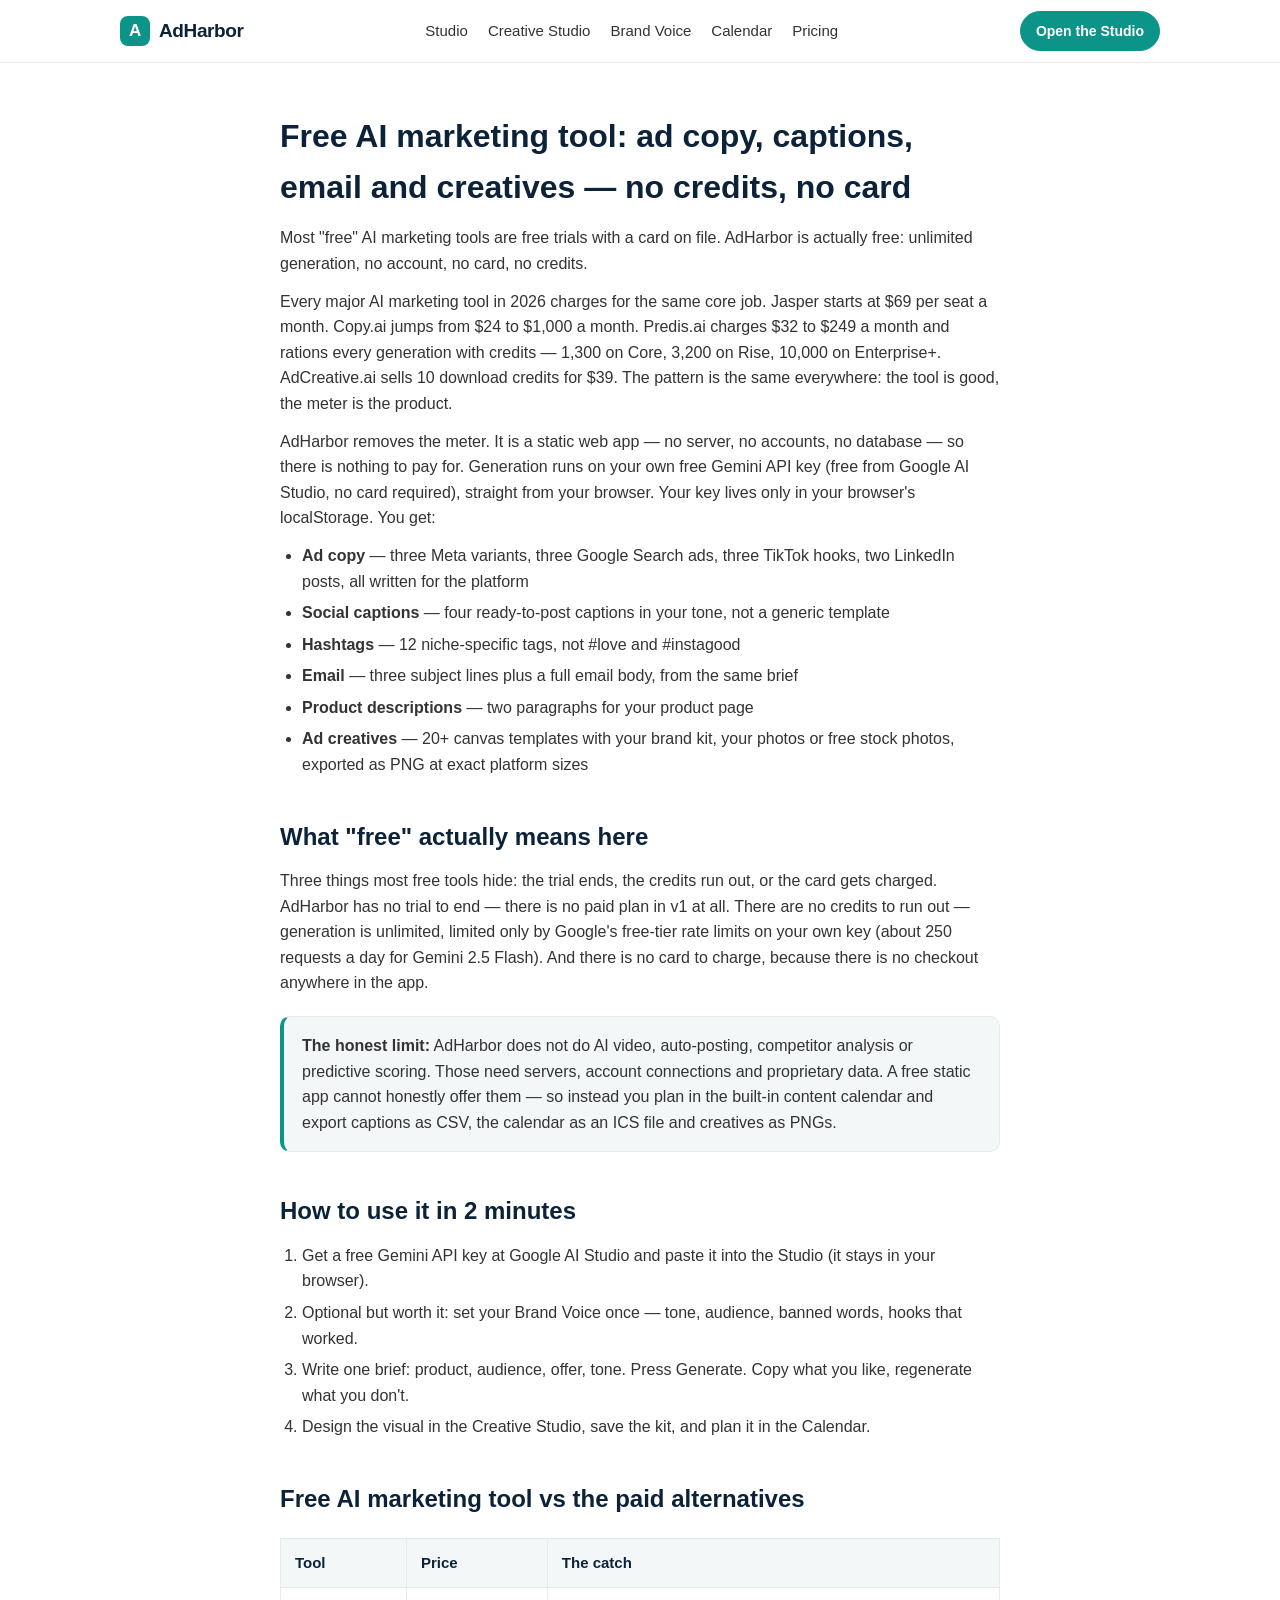
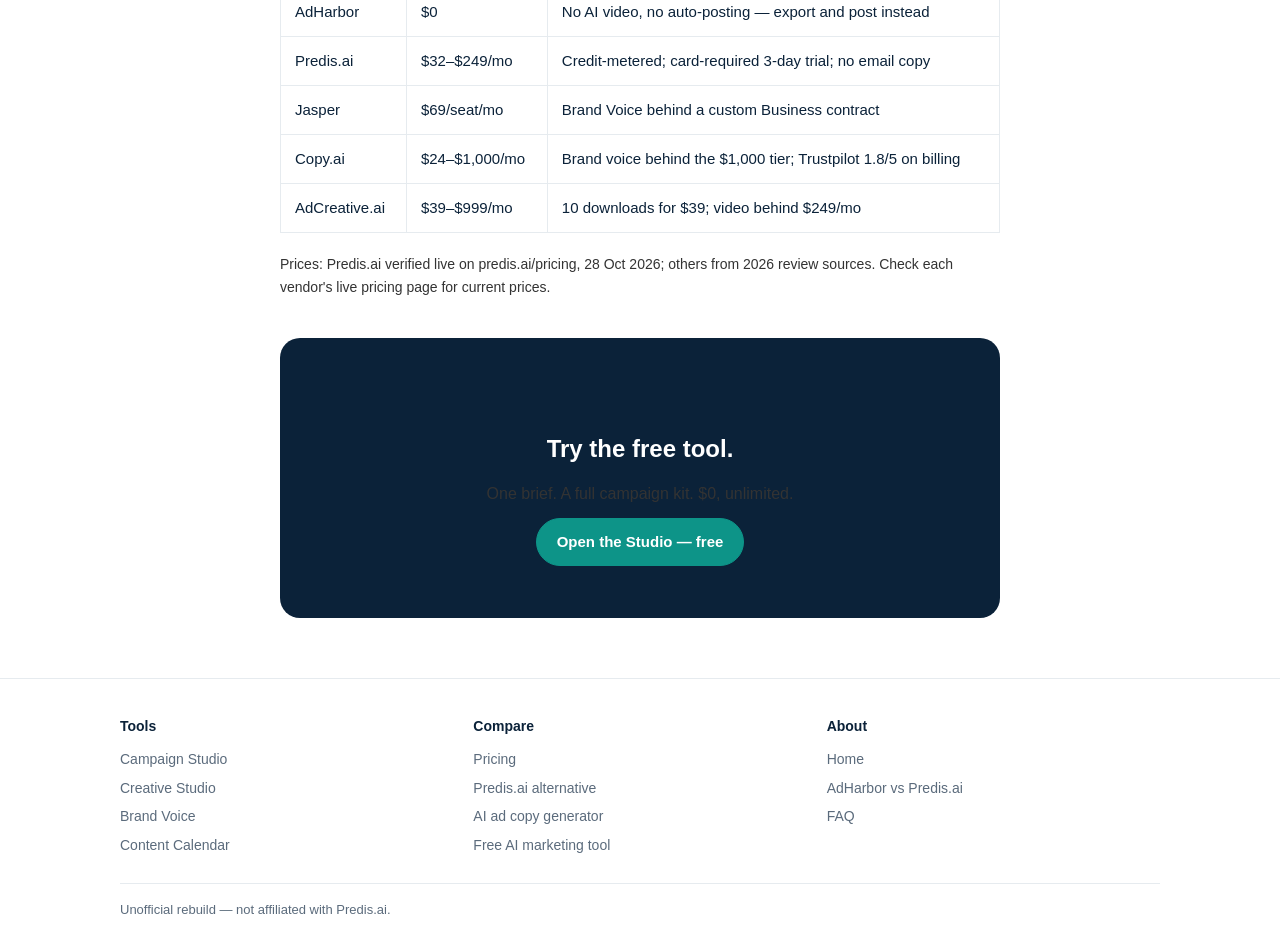
<file: free-ai-marketing-tool.html>
<!DOCTYPE html>
<html lang="en">
<head>
<meta charset="UTF-8">
<meta name="viewport" content="width=device-width, initial-scale=1.0">
<title>Free AI Marketing Tool — Ad Copy, Captions, Email &amp; Creatives | AdHarbor</title>
<meta name="description" content="AdHarbor is a free AI marketing tool: ad copy, social captions, hashtags, email and ad creatives from one brief. Unlimited, no credits, no card, no account — bring your own free Gemini key.">
<link rel="canonical" href="https://adharbor.pages.dev/free-ai-marketing-tool">
<meta property="og:type" content="article">
<meta property="og:site_name" content="AdHarbor">
<meta property="og:title" content="Free AI Marketing Tool — AdHarbor">
<meta property="og:description" content="Ad copy, captions, hashtags, email and ad creatives from one brief. Free and unlimited.">
<meta property="og:url" content="https://adharbor.pages.dev/free-ai-marketing-tool">
<meta name="twitter:card" content="summary">
<script type="application/ld+json">
{"@context":"https://schema.org","@type":"Article","headline":"Free AI Marketing Tool — AdHarbor","description":"A free AI marketing tool that generates ad copy, captions, hashtags, email and ad creatives from one brief, unlimited.","url":"https://adharbor.pages.dev/free-ai-marketing-tool"}
</script>
<link rel="stylesheet" href="styles.css">
<link rel="icon" href="data:image/svg+xml,<svg xmlns='http://www.w3.org/2000/svg' viewBox='0 0 100 100'><rect width='100' height='100' rx='22' fill='%230d9488'/><text x='50' y='70' font-size='54' font-family='Arial' font-weight='bold' fill='white' text-anchor='middle'>A</text></svg>">
</head>
<body>
<header class="site">
  <div class="wrap nav">
    <a class="logo" href="index.html"><span class="mark">A</span> AdHarbor</a>
    <nav class="nav-links">
      <a href="studio.html">Studio</a>
      <a href="creative-studio.html">Creative Studio</a>
      <a href="brand-voice.html">Brand Voice</a>
      <a href="calendar.html">Calendar</a>
      <a href="pricing.html">Pricing</a>
    </nav>
    <a class="btn small" href="studio.html" style="margin-left:auto">Open the Studio</a>
  </div>
</header>

<div class="wrap article" style="padding-top:48px">
  <h1>Free AI marketing tool: ad copy, captions, email and creatives — no credits, no card</h1>
  <p class="lede">Most "free" AI marketing tools are free trials with a card on file. AdHarbor is actually free: unlimited generation, no account, no card, no credits.</p>

  <p>Every major AI marketing tool in 2026 charges for the same core job. Jasper starts at $69 per seat a month. Copy.ai jumps from $24 to $1,000 a month. Predis.ai charges $32 to $249 a month and rations every generation with credits — 1,300 on Core, 3,200 on Rise, 10,000 on Enterprise+. AdCreative.ai sells 10 download credits for $39. The pattern is the same everywhere: the tool is good, the meter is the product.</p>

  <p>AdHarbor removes the meter. It is a static web app — no server, no accounts, no database — so there is nothing to pay for. Generation runs on your own free Gemini API key (free from Google AI Studio, no card required), straight from your browser. Your key lives only in your browser's localStorage. You get:</p>
  <ul>
    <li><b>Ad copy</b> — three Meta variants, three Google Search ads, three TikTok hooks, two LinkedIn posts, all written for the platform</li>
    <li><b>Social captions</b> — four ready-to-post captions in your tone, not a generic template</li>
    <li><b>Hashtags</b> — 12 niche-specific tags, not #love and #instagood</li>
    <li><b>Email</b> — three subject lines plus a full email body, from the same brief</li>
    <li><b>Product descriptions</b> — two paragraphs for your product page</li>
    <li><b>Ad creatives</b> — 20+ canvas templates with your brand kit, your photos or free stock photos, exported as PNG at exact platform sizes</li>
  </ul>

  <h2>What "free" actually means here</h2>
  <p>Three things most free tools hide: the trial ends, the credits run out, or the card gets charged. AdHarbor has no trial to end — there is no paid plan in v1 at all. There are no credits to run out — generation is unlimited, limited only by Google's free-tier rate limits on your own key (about 250 requests a day for Gemini 2.5 Flash). And there is no card to charge, because there is no checkout anywhere in the app.</p>

  <div class="callout"><p><b>The honest limit:</b> AdHarbor does not do AI video, auto-posting, competitor analysis or predictive scoring. Those need servers, account connections and proprietary data. A free static app cannot honestly offer them — so instead you plan in the built-in <a href="calendar.html">content calendar</a> and export captions as CSV, the calendar as an ICS file and creatives as PNGs.</p></div>

  <h2>How to use it in 2 minutes</h2>
  <ol>
    <li>Get a free Gemini API key at <a href="https://aistudio.google.com/apikey" target="_blank" rel="noopener">Google AI Studio</a> and paste it into the <a href="studio.html">Studio</a> (it stays in your browser).</li>
    <li>Optional but worth it: set your <a href="brand-voice.html">Brand Voice</a> once — tone, audience, banned words, hooks that worked.</li>
    <li>Write one brief: product, audience, offer, tone. Press Generate. Copy what you like, regenerate what you don't.</li>
    <li>Design the visual in the <a href="creative-studio.html">Creative Studio</a>, save the kit, and plan it in the <a href="calendar.html">Calendar</a>.</li>
  </ol>

  <h2>Free AI marketing tool vs the paid alternatives</h2>
  <table>
    <tr><th>Tool</th><th>Price</th><th>The catch</th></tr>
    <tr><td>AdHarbor</td><td>$0</td><td>No AI video, no auto-posting — export and post instead</td></tr>
    <tr><td>Predis.ai</td><td>$32–$249/mo</td><td>Credit-metered; card-required 3-day trial; no email copy</td></tr>
    <tr><td>Jasper</td><td>$69/seat/mo</td><td>Brand Voice behind a custom Business contract</td></tr>
    <tr><td>Copy.ai</td><td>$24–$1,000/mo</td><td>Brand voice behind the $1,000 tier; Trustpilot 1.8/5 on billing</td></tr>
    <tr><td>AdCreative.ai</td><td>$39–$999/mo</td><td>10 downloads for $39; video behind $249/mo</td></tr>
  </table>
  <p class="muted">Prices: Predis.ai verified live on predis.ai/pricing, 28 Oct 2026; others from 2026 review sources. Check each vendor's live pricing page for current prices.</p>

  <div class="cta-final" style="margin:40px 0 60px">
    <h2>Try the free tool.</h2>
    <p>One brief. A full campaign kit. $0, unlimited.</p>
    <a class="btn" href="studio.html">Open the Studio — free</a>
  </div>
</div>

<footer>
  <div class="wrap">
    <div class="foot-grid">
      <div><h4>Tools</h4><a href="studio.html">Campaign Studio</a><a href="creative-studio.html">Creative Studio</a><a href="brand-voice.html">Brand Voice</a><a href="calendar.html">Content Calendar</a></div>
      <div><h4>Compare</h4><a href="pricing.html">Pricing</a><a href="predis-ai-alternative.html">Predis.ai alternative</a><a href="ai-ad-copy-generator.html">AI ad copy generator</a><a href="free-ai-marketing-tool.html">Free AI marketing tool</a></div>
      <div><h4>About</h4><a href="index.html">Home</a><a href="index.html#compare">AdHarbor vs Predis.ai</a><a href="index.html#faq">FAQ</a></div>
    </div>
    <p class="disclaimer">Unofficial rebuild — not affiliated with Predis.ai.</p>
  </div>
</footer>
</body>
</html>
</file>
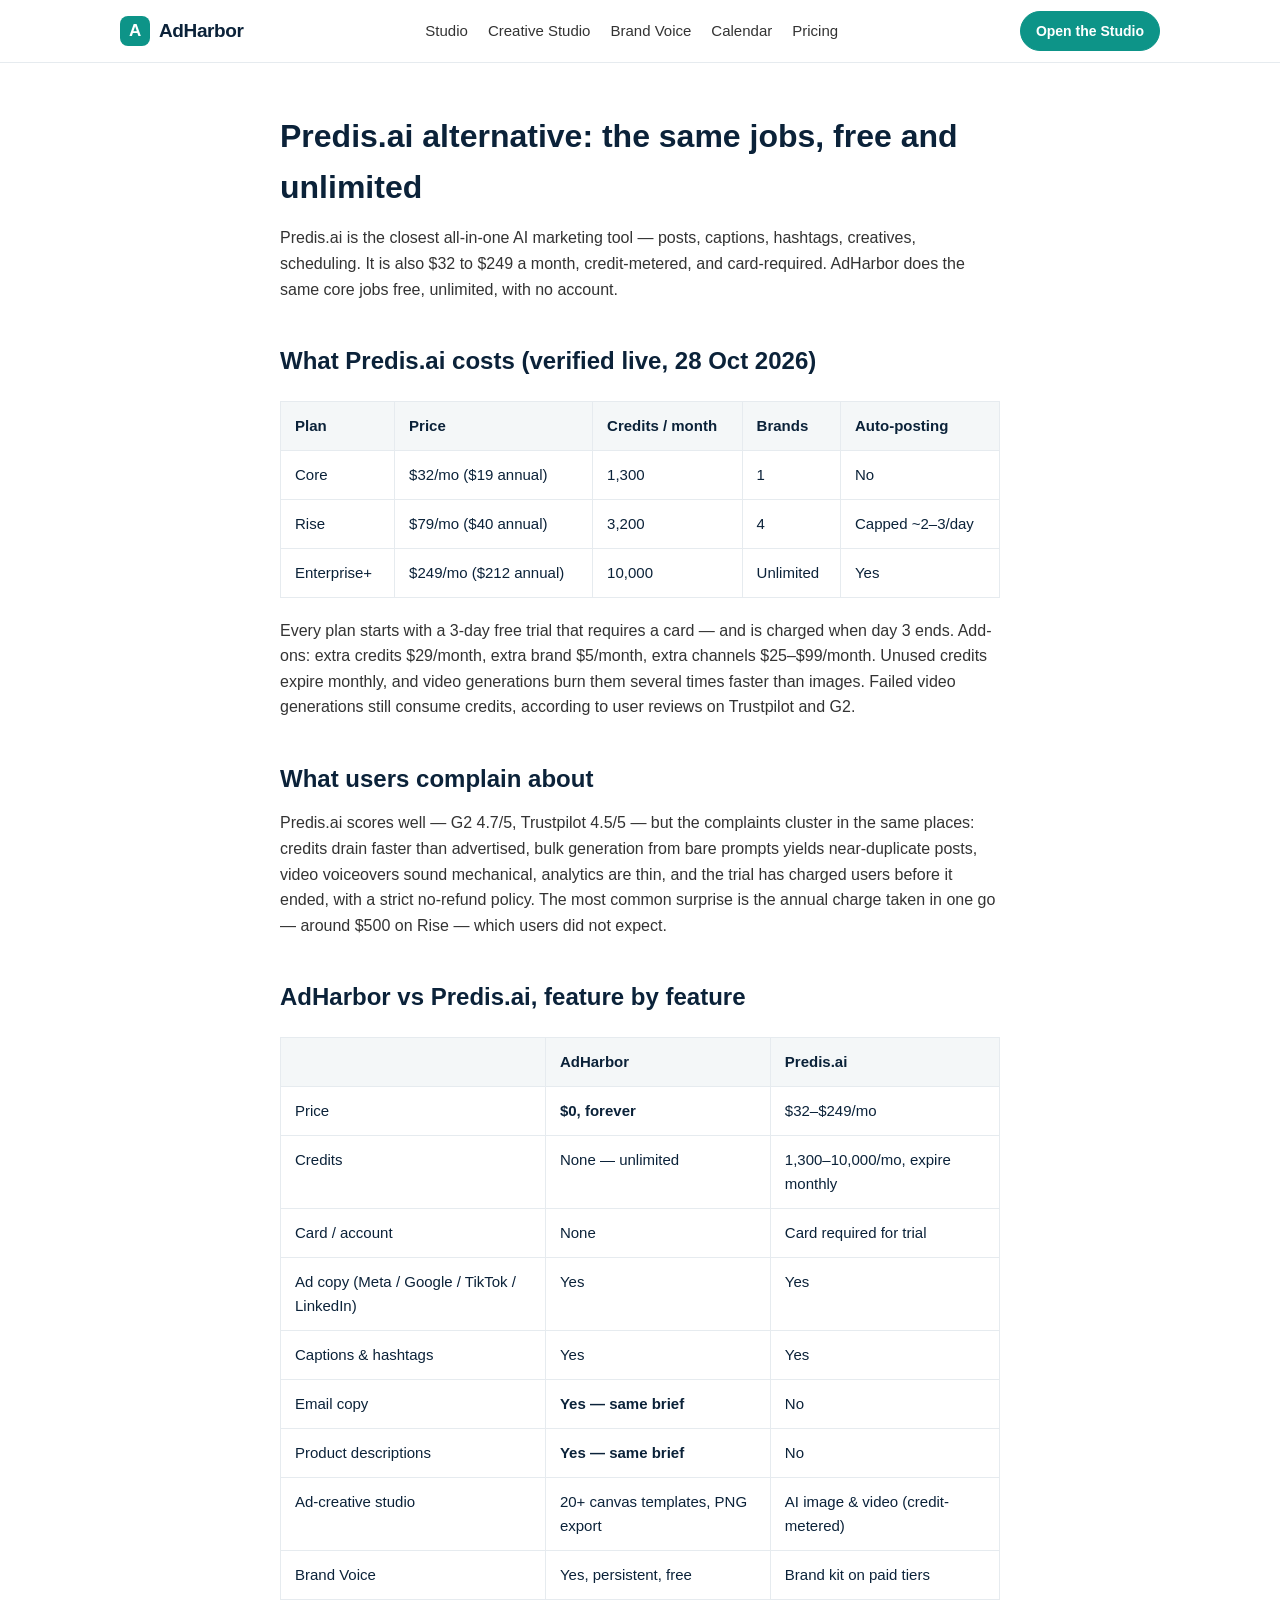
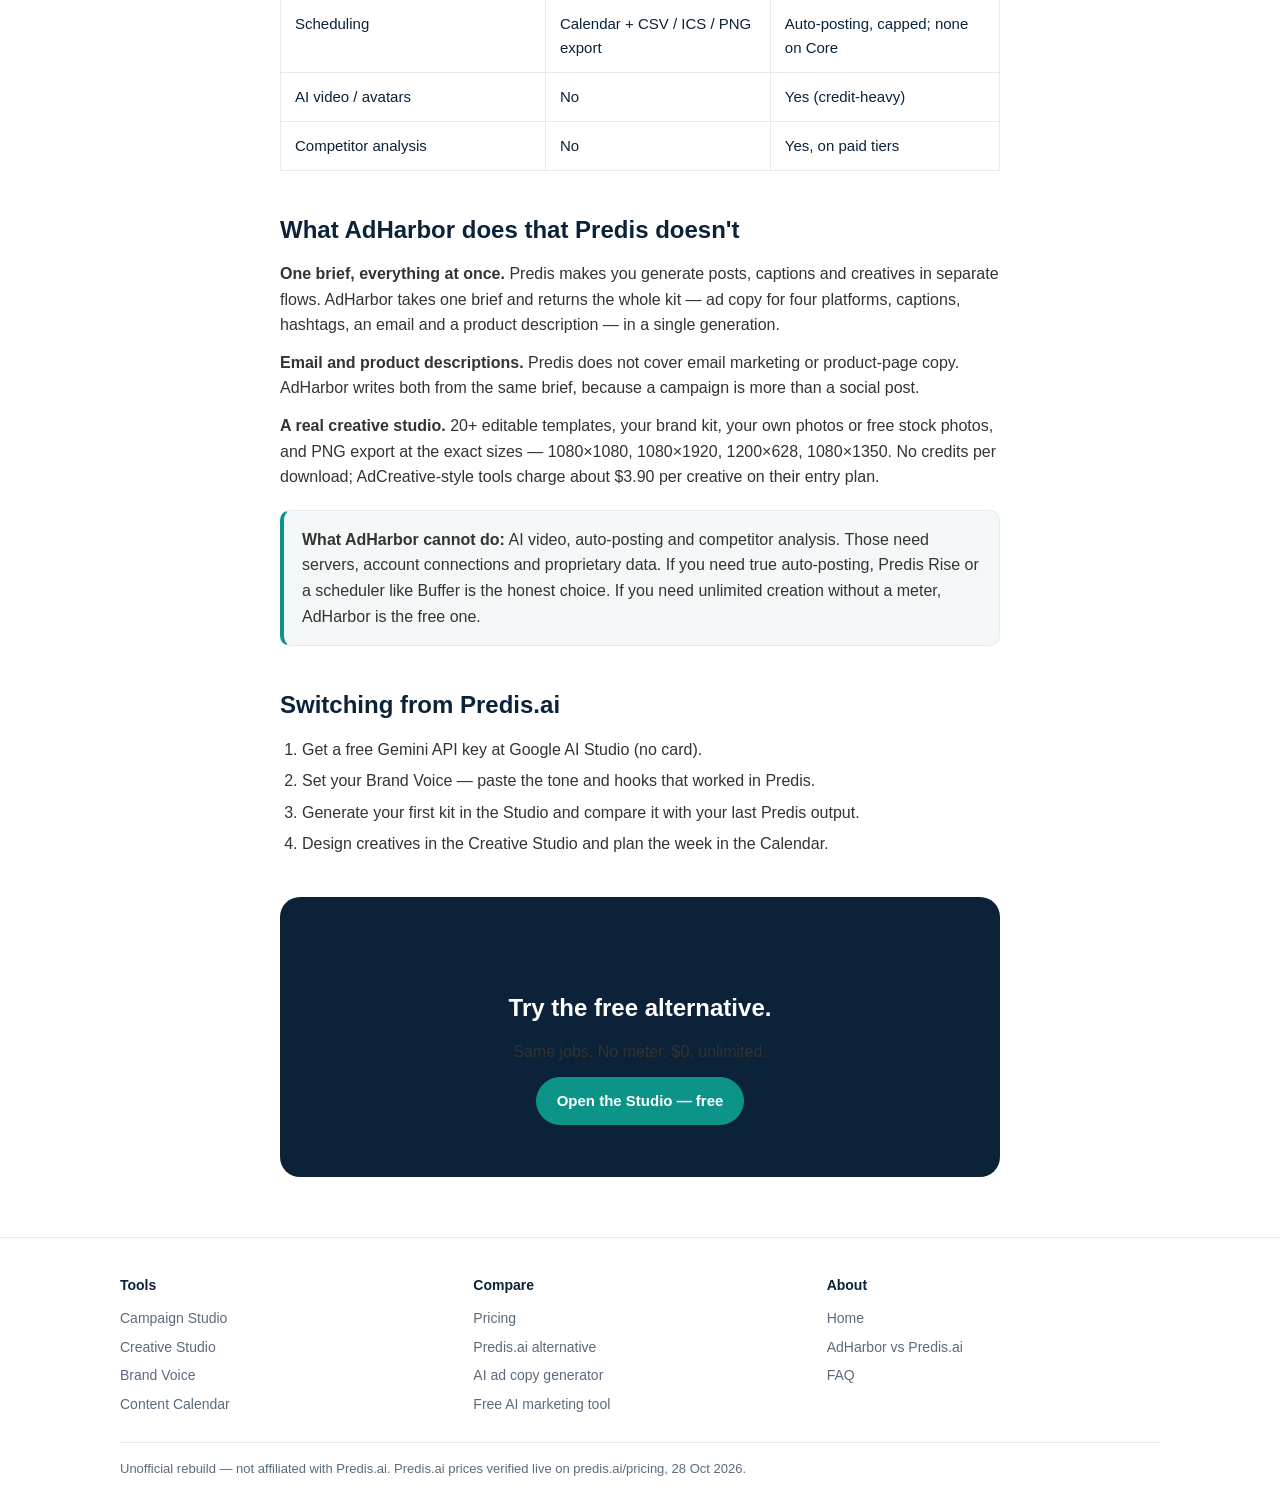
<file: predis-ai-alternative.html>
<!DOCTYPE html>
<html lang="en">
<head>
<meta charset="UTF-8">
<meta name="viewport" content="width=device-width, initial-scale=1.0">
<title>Predis.ai Alternative — Free &amp; Unlimited | AdHarbor</title>
<meta name="description" content="Looking for a Predis.ai alternative? AdHarbor does ad copy, captions, hashtags, ad creatives and more — free and unlimited, no credits, no card, no account. Plus email copy, which Predis doesn't cover.">
<link rel="canonical" href="https://adharbor.pages.dev/predis-ai-alternative">
<meta property="og:type" content="article">
<meta property="og:site_name" content="AdHarbor">
<meta property="og:title" content="Predis.ai Alternative — Free & Unlimited | AdHarbor">
<meta property="og:description" content="The same core jobs as Predis.ai — free and unlimited, no credits, no card. Plus email copy and product descriptions.">
<meta property="og:url" content="https://adharbor.pages.dev/predis-ai-alternative">
<meta name="twitter:card" content="summary">
<script type="application/ld+json">
{"@context":"https://schema.org","@type":"Article","headline":"Predis.ai Alternative — Free & Unlimited","description":"AdHarbor as a free, unlimited alternative to Predis.ai for ad copy, captions, hashtags and ad creatives.","url":"https://adharbor.pages.dev/predis-ai-alternative"}
</script>
<link rel="stylesheet" href="styles.css">
<link rel="icon" href="data:image/svg+xml,<svg xmlns='http://www.w3.org/2000/svg' viewBox='0 0 100 100'><rect width='100' height='100' rx='22' fill='%230d9488'/><text x='50' y='70' font-size='54' font-family='Arial' font-weight='bold' fill='white' text-anchor='middle'>A</text></svg>">
</head>
<body>
<header class="site">
  <div class="wrap nav">
    <a class="logo" href="index.html"><span class="mark">A</span> AdHarbor</a>
    <nav class="nav-links">
      <a href="studio.html">Studio</a>
      <a href="creative-studio.html">Creative Studio</a>
      <a href="brand-voice.html">Brand Voice</a>
      <a href="calendar.html">Calendar</a>
      <a href="pricing.html">Pricing</a>
    </nav>
    <a class="btn small" href="studio.html" style="margin-left:auto">Open the Studio</a>
  </div>
</header>

<div class="wrap article" style="padding-top:48px">
  <h1>Predis.ai alternative: the same jobs, free and unlimited</h1>
  <p class="lede">Predis.ai is the closest all-in-one AI marketing tool — posts, captions, hashtags, creatives, scheduling. It is also $32 to $249 a month, credit-metered, and card-required. AdHarbor does the same core jobs free, unlimited, with no account.</p>

  <h2>What Predis.ai costs (verified live, 28 Oct 2026)</h2>
  <table>
    <tr><th>Plan</th><th>Price</th><th>Credits / month</th><th>Brands</th><th>Auto-posting</th></tr>
    <tr><td>Core</td><td>$32/mo ($19 annual)</td><td>1,300</td><td>1</td><td>No</td></tr>
    <tr><td>Rise</td><td>$79/mo ($40 annual)</td><td>3,200</td><td>4</td><td>Capped ~2–3/day</td></tr>
    <tr><td>Enterprise+</td><td>$249/mo ($212 annual)</td><td>10,000</td><td>Unlimited</td><td>Yes</td></tr>
  </table>
  <p>Every plan starts with a 3-day free trial that requires a card — and is charged when day 3 ends. Add-ons: extra credits $29/month, extra brand $5/month, extra channels $25–$99/month. Unused credits expire monthly, and video generations burn them several times faster than images. Failed video generations still consume credits, according to user reviews on Trustpilot and G2.</p>

  <h2>What users complain about</h2>
  <p>Predis.ai scores well — G2 4.7/5, Trustpilot 4.5/5 — but the complaints cluster in the same places: credits drain faster than advertised, bulk generation from bare prompts yields near-duplicate posts, video voiceovers sound mechanical, analytics are thin, and the trial has charged users before it ended, with a strict no-refund policy. The most common surprise is the annual charge taken in one go — around $500 on Rise — which users did not expect.</p>

  <h2>AdHarbor vs Predis.ai, feature by feature</h2>
  <table>
    <tr><th></th><th>AdHarbor</th><th>Predis.ai</th></tr>
    <tr><td>Price</td><td><b>$0, forever</b></td><td>$32–$249/mo</td></tr>
    <tr><td>Credits</td><td>None — unlimited</td><td>1,300–10,000/mo, expire monthly</td></tr>
    <tr><td>Card / account</td><td>None</td><td>Card required for trial</td></tr>
    <tr><td>Ad copy (Meta / Google / TikTok / LinkedIn)</td><td>Yes</td><td>Yes</td></tr>
    <tr><td>Captions &amp; hashtags</td><td>Yes</td><td>Yes</td></tr>
    <tr><td>Email copy</td><td><b>Yes — same brief</b></td><td>No</td></tr>
    <tr><td>Product descriptions</td><td><b>Yes — same brief</b></td><td>No</td></tr>
    <tr><td>Ad-creative studio</td><td>20+ canvas templates, PNG export</td><td>AI image &amp; video (credit-metered)</td></tr>
    <tr><td>Brand Voice</td><td>Yes, persistent, free</td><td>Brand kit on paid tiers</td></tr>
    <tr><td>Scheduling</td><td>Calendar + CSV / ICS / PNG export</td><td>Auto-posting, capped; none on Core</td></tr>
    <tr><td>AI video / avatars</td><td>No</td><td>Yes (credit-heavy)</td></tr>
    <tr><td>Competitor analysis</td><td>No</td><td>Yes, on paid tiers</td></tr>
  </table>

  <h2>What AdHarbor does that Predis doesn't</h2>
  <p><b>One brief, everything at once.</b> Predis makes you generate posts, captions and creatives in separate flows. AdHarbor takes one brief and returns the whole kit — ad copy for four platforms, captions, hashtags, an email and a product description — in a single generation.</p>
  <p><b>Email and product descriptions.</b> Predis does not cover email marketing or product-page copy. AdHarbor writes both from the same brief, because a campaign is more than a social post.</p>
  <p><b>A real creative studio.</b> 20+ editable templates, your brand kit, your own photos or free stock photos, and PNG export at the exact sizes — 1080×1080, 1080×1920, 1200×628, 1080×1350. No credits per download; AdCreative-style tools charge about $3.90 per creative on their entry plan.</p>

  <div class="callout"><p><b>What AdHarbor cannot do:</b> AI video, auto-posting and competitor analysis. Those need servers, account connections and proprietary data. If you need true auto-posting, Predis Rise or a scheduler like Buffer is the honest choice. If you need unlimited creation without a meter, AdHarbor is the free one.</p></div>

  <h2>Switching from Predis.ai</h2>
  <ol>
    <li>Get a free Gemini API key at <a href="https://aistudio.google.com/apikey" target="_blank" rel="noopener">Google AI Studio</a> (no card).</li>
    <li>Set your <a href="brand-voice.html">Brand Voice</a> — paste the tone and hooks that worked in Predis.</li>
    <li>Generate your first kit in the <a href="studio.html">Studio</a> and compare it with your last Predis output.</li>
    <li>Design creatives in the <a href="creative-studio.html">Creative Studio</a> and plan the week in the <a href="calendar.html">Calendar</a>.</li>
  </ol>

  <div class="cta-final" style="margin:40px 0 60px">
    <h2>Try the free alternative.</h2>
    <p>Same jobs. No meter. $0, unlimited.</p>
    <a class="btn" href="studio.html">Open the Studio — free</a>
  </div>
</div>

<footer>
  <div class="wrap">
    <div class="foot-grid">
      <div><h4>Tools</h4><a href="studio.html">Campaign Studio</a><a href="creative-studio.html">Creative Studio</a><a href="brand-voice.html">Brand Voice</a><a href="calendar.html">Content Calendar</a></div>
      <div><h4>Compare</h4><a href="pricing.html">Pricing</a><a href="predis-ai-alternative.html">Predis.ai alternative</a><a href="ai-ad-copy-generator.html">AI ad copy generator</a><a href="free-ai-marketing-tool.html">Free AI marketing tool</a></div>
      <div><h4>About</h4><a href="index.html">Home</a><a href="index.html#compare">AdHarbor vs Predis.ai</a><a href="index.html#faq">FAQ</a></div>
    </div>
    <p class="disclaimer">Unofficial rebuild — not affiliated with Predis.ai. Predis.ai prices verified live on predis.ai/pricing, 28 Oct 2026.</p>
  </div>
</footer>
</body>
</html>
</file>
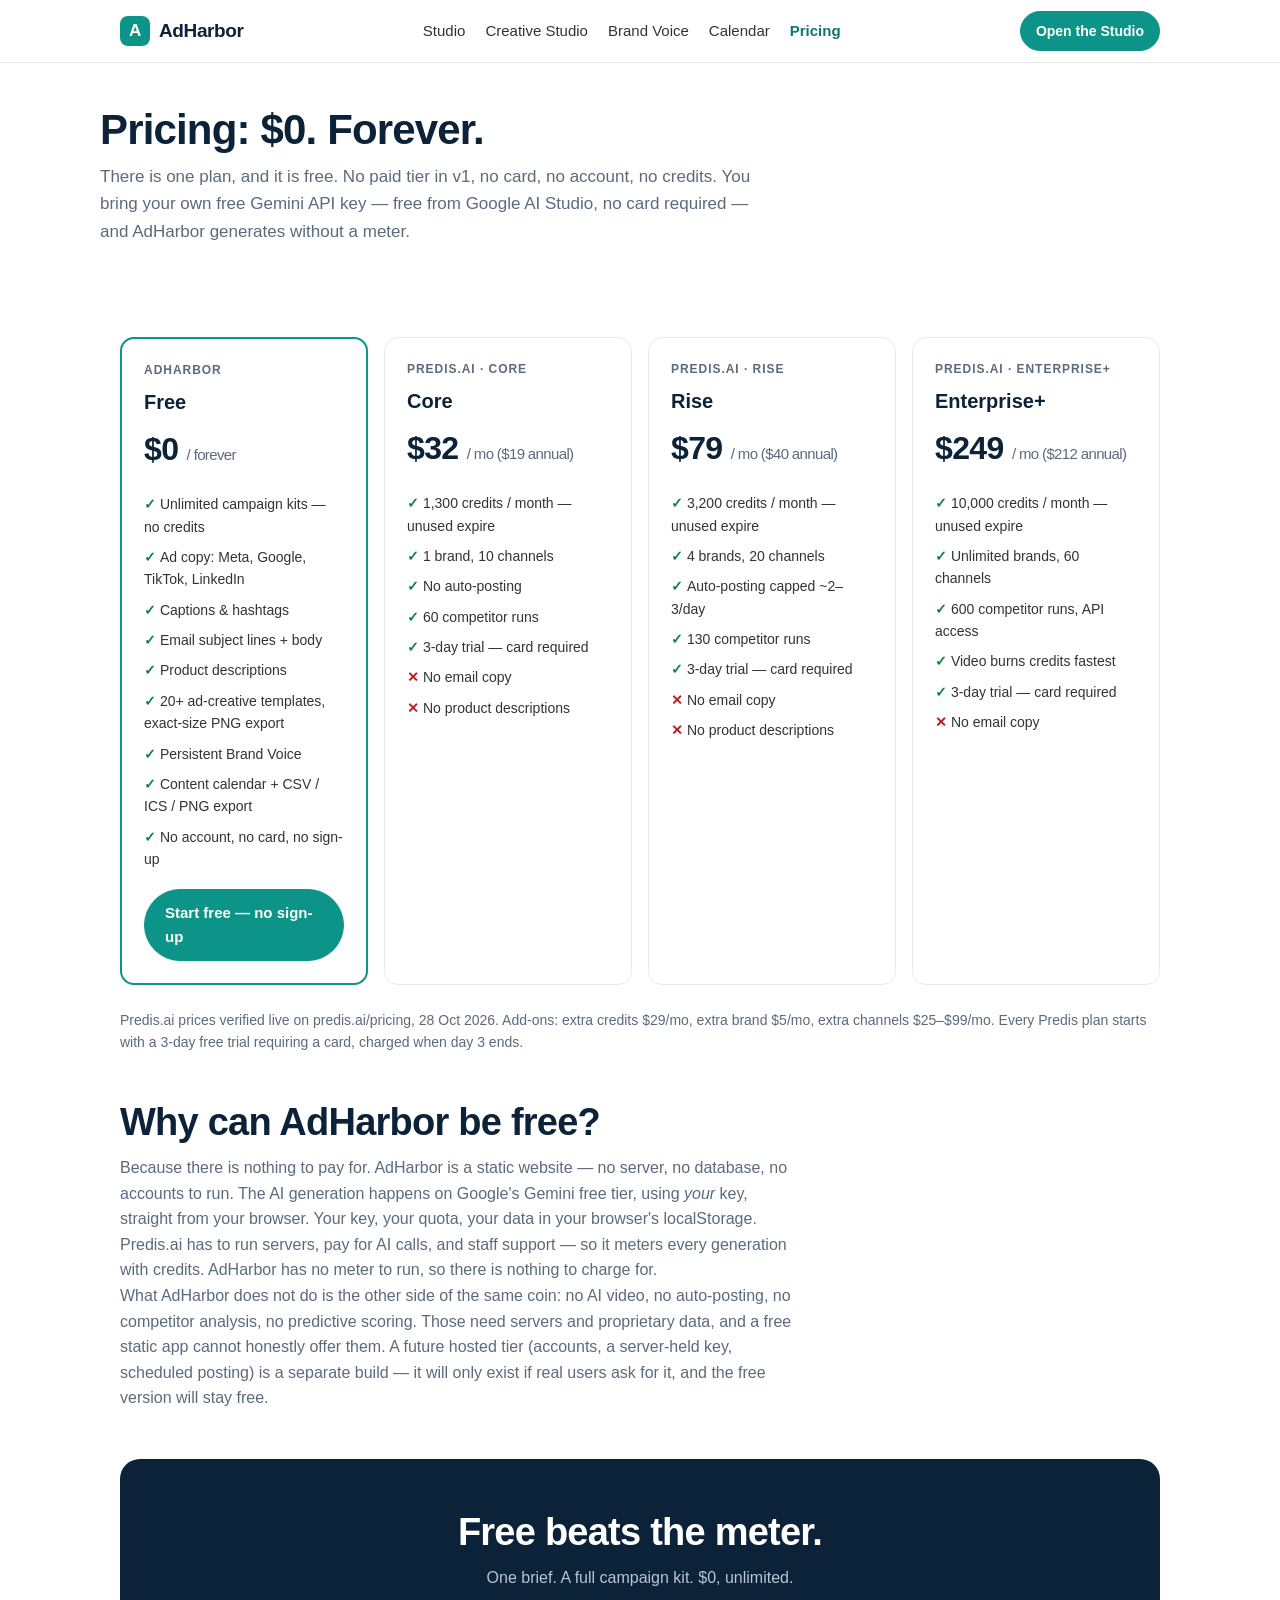
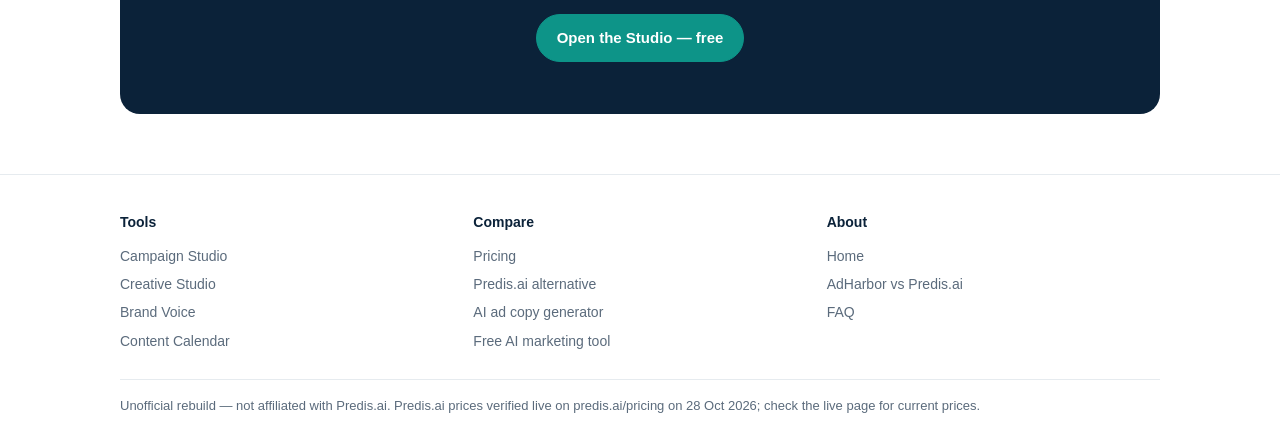
<file: pricing.html>
<!DOCTYPE html>
<html lang="en">
<head>
<meta charset="UTF-8">
<meta name="viewport" content="width=device-width, initial-scale=1.0">
<title>Pricing — AdHarbor is Free ($0) Forever | vs Predis.ai $32–$249/mo</title>
<meta name="description" content="AdHarbor costs $0 forever: unlimited ad copy, captions, hashtags, email and ad creatives. No paid tier, no card, no account. Compare with Predis.ai Core $32/mo, Rise $79/mo, Enterprise+ $249/mo.">
<link rel="canonical" href="https://adharbor.pages.dev/pricing">
<meta property="og:type" content="website">
<meta property="og:site_name" content="AdHarbor">
<meta property="og:title" content="AdHarbor Pricing — Free ($0) Forever">
<meta property="og:description" content="Unlimited AI marketing, $0 forever. No credits, no card, no account. See what Predis.ai charges for the same jobs.">
<meta property="og:url" content="https://adharbor.pages.dev/pricing">
<meta name="twitter:card" content="summary">
<meta name="twitter:title" content="AdHarbor Pricing — Free ($0) Forever">
<meta name="twitter:description" content="Unlimited AI marketing, $0 forever. No credits, no card, no account.">
<script type="application/ld+json">
{"@context":"https://schema.org","@type":"SoftwareApplication","name":"AdHarbor","applicationCategory":"BusinessApplication","operatingSystem":"Web","url":"https://adharbor.pages.dev/","description":"Free all-in-one AI marketing suite.","offers":{"@type":"Offer","price":"0","priceCurrency":"USD"}}
</script>
<link rel="stylesheet" href="styles.css">
<link rel="icon" href="data:image/svg+xml,<svg xmlns='http://www.w3.org/2000/svg' viewBox='0 0 100 100'><rect width='100' height='100' rx='22' fill='%230d9488'/><text x='50' y='70' font-size='54' font-family='Arial' font-weight='bold' fill='white' text-anchor='middle'>A</text></svg>">
</head>
<body>
<header class="site">
  <div class="wrap nav">
    <a class="logo" href="index.html"><span class="mark">A</span> AdHarbor</a>
    <nav class="nav-links">
      <a href="studio.html">Studio</a>
      <a href="creative-studio.html">Creative Studio</a>
      <a href="brand-voice.html">Brand Voice</a>
      <a href="calendar.html">Calendar</a>
      <a href="pricing.html" class="on">Pricing</a>
    </nav>
    <a class="btn small" href="studio.html" style="margin-left:auto">Open the Studio</a>
  </div>
</header>

<div class="wrap page-head">
  <h1>Pricing: $0. Forever.</h1>
  <p>There is one plan, and it is free. No paid tier in v1, no card, no account, no credits. You bring your own free Gemini API key — free from Google AI Studio, no card required — and AdHarbor generates without a meter.</p>
</div>

<section>
  <div class="wrap">
    <div class="tiers">
      <div class="tier hot">
        <div class="tag">AdHarbor</div>
        <h3>Free</h3>
        <div class="p">$0 <small>/ forever</small></div>
        <ul>
          <li>Unlimited campaign kits — no credits</li>
          <li>Ad copy: Meta, Google, TikTok, LinkedIn</li>
          <li>Captions &amp; hashtags</li>
          <li>Email subject lines + body</li>
          <li>Product descriptions</li>
          <li>20+ ad-creative templates, exact-size PNG export</li>
          <li>Persistent Brand Voice</li>
          <li>Content calendar + CSV / ICS / PNG export</li>
          <li>No account, no card, no sign-up</li>
        </ul>
        <a class="btn" href="studio.html">Start free — no sign-up</a>
      </div>
      <div class="tier">
        <div class="tag">Predis.ai · Core</div>
        <h3>Core</h3>
        <div class="p">$32 <small>/ mo ($19 annual)</small></div>
        <ul>
          <li>1,300 credits / month — unused expire</li>
          <li>1 brand, 10 channels</li>
          <li>No auto-posting</li>
          <li>60 competitor runs</li>
          <li>3-day trial — card required</li>
          <li class="no">No email copy</li>
          <li class="no">No product descriptions</li>
        </ul>
      </div>
      <div class="tier">
        <div class="tag">Predis.ai · Rise</div>
        <h3>Rise</h3>
        <div class="p">$79 <small>/ mo ($40 annual)</small></div>
        <ul>
          <li>3,200 credits / month — unused expire</li>
          <li>4 brands, 20 channels</li>
          <li>Auto-posting capped ~2–3/day</li>
          <li>130 competitor runs</li>
          <li>3-day trial — card required</li>
          <li class="no">No email copy</li>
          <li class="no">No product descriptions</li>
        </ul>
      </div>
      <div class="tier">
        <div class="tag">Predis.ai · Enterprise+</div>
        <h3>Enterprise+</h3>
        <div class="p">$249 <small>/ mo ($212 annual)</small></div>
        <ul>
          <li>10,000 credits / month — unused expire</li>
          <li>Unlimited brands, 60 channels</li>
          <li>600 competitor runs, API access</li>
          <li>Video burns credits fastest</li>
          <li>3-day trial — card required</li>
          <li class="no">No email copy</li>
        </ul>
      </div>
    </div>
    <p class="muted">Predis.ai prices verified live on predis.ai/pricing, 28 Oct 2026. Add-ons: extra credits $29/mo, extra brand $5/mo, extra channels $25–$99/mo. Every Predis plan starts with a 3-day free trial requiring a card, charged when day 3 ends.</p>

    <h2 style="margin-top:48px">Why can AdHarbor be free?</h2>
    <p style="color:var(--muted);max-width:680px">Because there is nothing to pay for. AdHarbor is a static website — no server, no database, no accounts to run. The AI generation happens on Google's Gemini free tier, using <em>your</em> key, straight from your browser. Your key, your quota, your data in your browser's localStorage. Predis.ai has to run servers, pay for AI calls, and staff support — so it meters every generation with credits. AdHarbor has no meter to run, so there is nothing to charge for.</p>
    <p style="color:var(--muted);max-width:680px">What AdHarbor does not do is the other side of the same coin: no AI video, no auto-posting, no competitor analysis, no predictive scoring. Those need servers and proprietary data, and a free static app cannot honestly offer them. A future hosted tier (accounts, a server-held key, scheduled posting) is a separate build — it will only exist if real users ask for it, and the free version will stay free.</p>

    <div class="cta-final" style="margin-top:48px">
      <h2>Free beats the meter.</h2>
      <p>One brief. A full campaign kit. $0, unlimited.</p>
      <a class="btn" href="studio.html">Open the Studio — free</a>
    </div>
  </div>
</section>

<footer>
  <div class="wrap">
    <div class="foot-grid">
      <div><h4>Tools</h4><a href="studio.html">Campaign Studio</a><a href="creative-studio.html">Creative Studio</a><a href="brand-voice.html">Brand Voice</a><a href="calendar.html">Content Calendar</a></div>
      <div><h4>Compare</h4><a href="pricing.html">Pricing</a><a href="predis-ai-alternative.html">Predis.ai alternative</a><a href="ai-ad-copy-generator.html">AI ad copy generator</a><a href="free-ai-marketing-tool.html">Free AI marketing tool</a></div>
      <div><h4>About</h4><a href="index.html">Home</a><a href="index.html#compare">AdHarbor vs Predis.ai</a><a href="index.html#faq">FAQ</a></div>
    </div>
    <p class="disclaimer">Unofficial rebuild — not affiliated with Predis.ai. Predis.ai prices verified live on predis.ai/pricing on 28 Oct 2026; check the live page for current prices.</p>
  </div>
</footer>
</body>
</html>
</file>
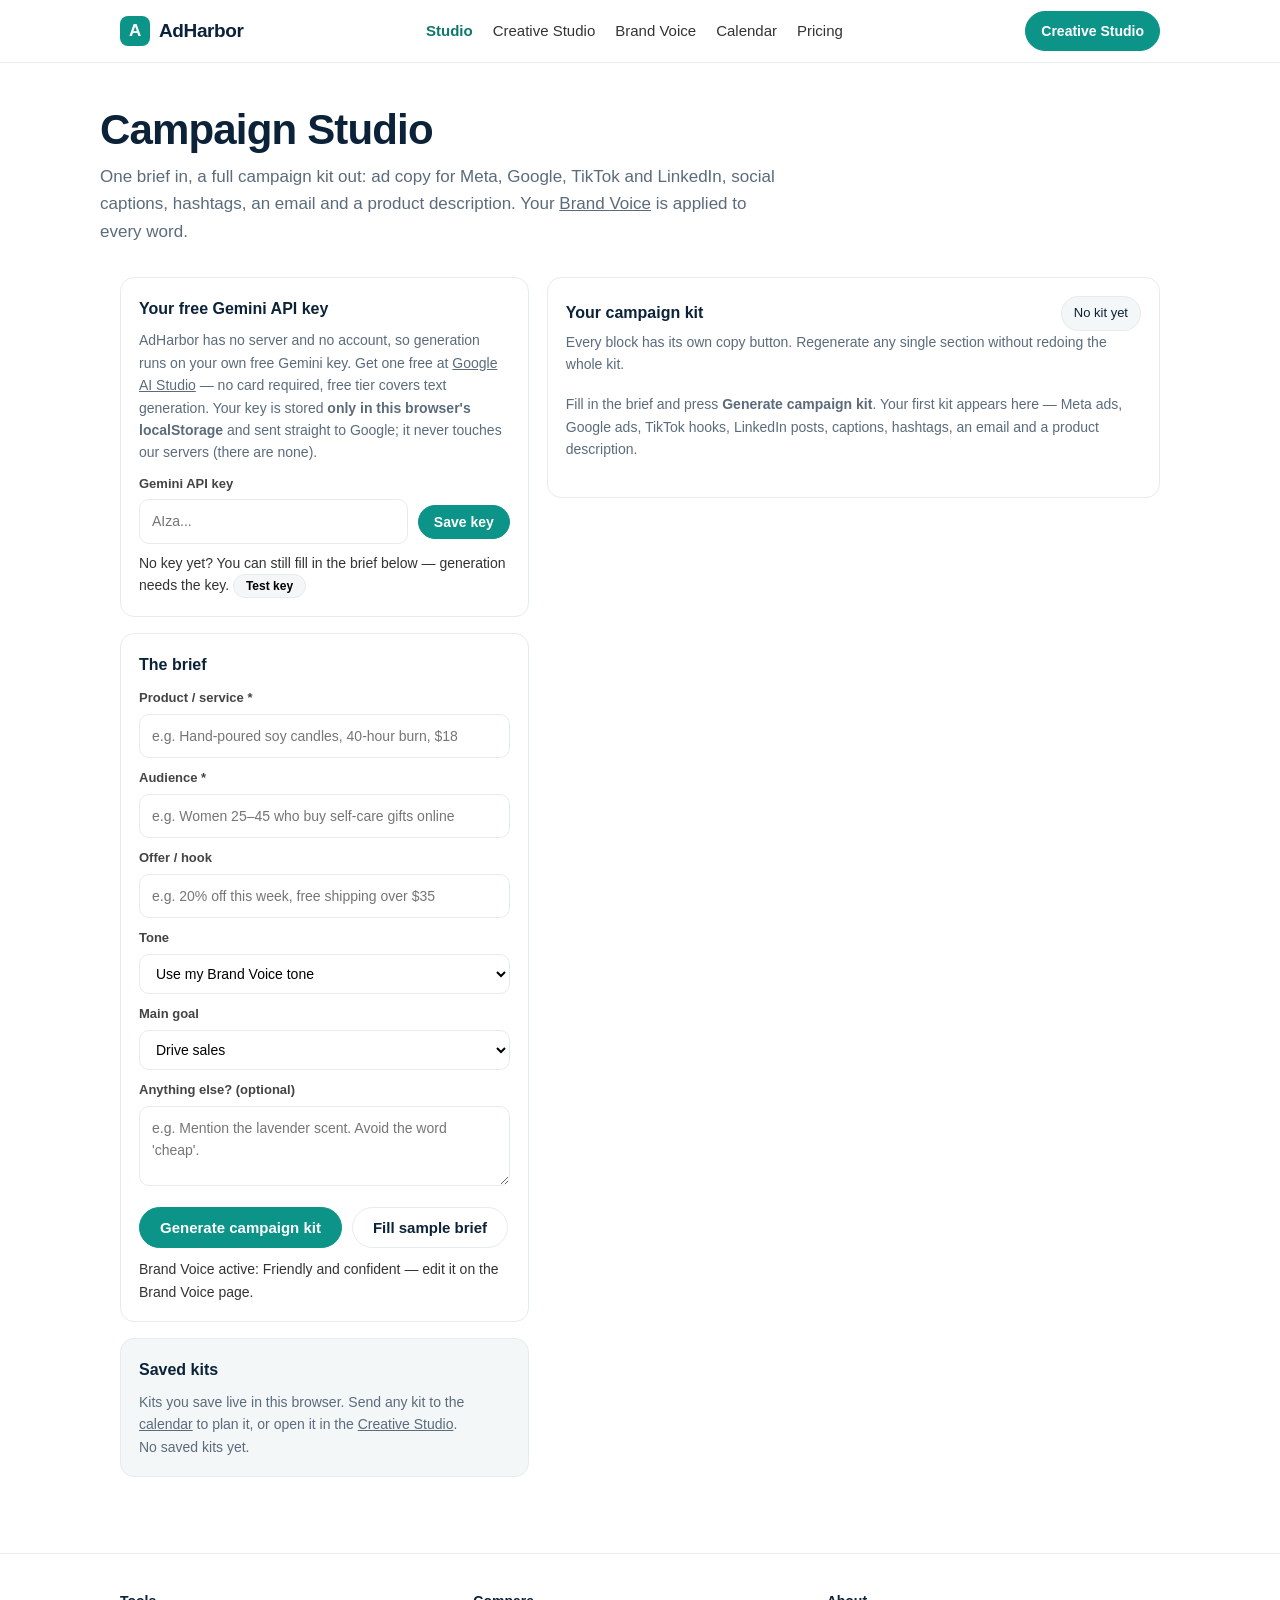
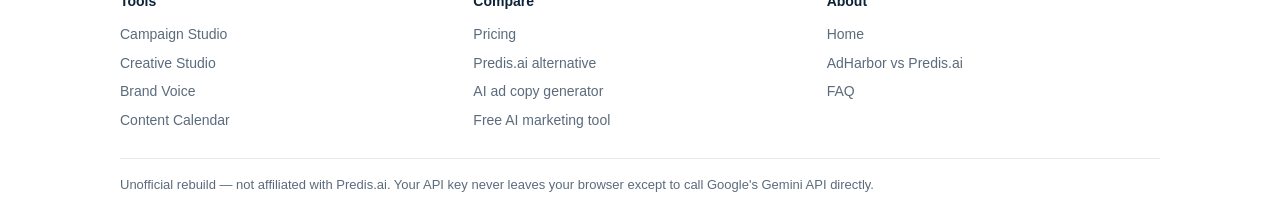
<file: studio.html>
<!DOCTYPE html>
<html lang="en">
<head>
<meta charset="UTF-8">
<meta name="viewport" content="width=device-width, initial-scale=1.0">
<title>Campaign Studio — AdHarbor | One Brief → Ad Copy, Captions, Hashtags, Email</title>
<meta name="description" content="Enter one brief and generate a full campaign kit: Meta, Google, TikTok and LinkedIn ad copy, social captions, hashtags, email and product description. Free and unlimited with your own Gemini key.">
<link rel="canonical" href="https://adharbor.pages.dev/studio">
<meta property="og:title" content="AdHarbor Campaign Studio — One Brief, Full Campaign Kit">
<meta property="og:description" content="Ad copy, captions, hashtags, email and product description from one brief. Free and unlimited.">
<meta property="og:url" content="https://adharbor.pages.dev/studio">
<meta name="twitter:card" content="summary">
<link rel="stylesheet" href="styles.css">
<link rel="icon" href="data:image/svg+xml,<svg xmlns='http://www.w3.org/2000/svg' viewBox='0 0 100 100'><rect width='100' height='100' rx='22' fill='%230d9488'/><text x='50' y='70' font-size='54' font-family='Arial' font-weight='bold' fill='white' text-anchor='middle'>A</text></svg>">
</head>
<body>
<header class="site">
  <div class="wrap nav">
    <a class="logo" href="index.html"><span class="mark">A</span> AdHarbor</a>
    <nav class="nav-links">
      <a href="studio.html" class="on">Studio</a>
      <a href="creative-studio.html">Creative Studio</a>
      <a href="brand-voice.html">Brand Voice</a>
      <a href="calendar.html">Calendar</a>
      <a href="pricing.html">Pricing</a>
    </nav>
    <a class="btn small" href="creative-studio.html" style="margin-left:auto">Creative Studio</a>
  </div>
</header>

<div class="wrap page-head">
  <h1>Campaign Studio</h1>
  <p>One brief in, a full campaign kit out: ad copy for Meta, Google, TikTok and LinkedIn, social captions, hashtags, an email and a product description. Your <a href="brand-voice.html" style="text-decoration:underline">Brand Voice</a> is applied to every word.</p>
</div>

<section style="padding-top:24px">
  <div class="wrap grid2-40">
    <div>
      <div class="panel">
        <h3>Your free Gemini API key</h3>
        <p class="muted">AdHarbor has no server and no account, so generation runs on your own free Gemini key. Get one free at <a href="https://aistudio.google.com/apikey" target="_blank" rel="noopener" style="text-decoration:underline">Google AI Studio</a> — no card required, free tier covers text generation. Your key is stored <b>only in this browser's localStorage</b> and sent straight to Google; it never touches our servers (there are none).</p>
        <label for="apiKey">Gemini API key</label>
        <div class="row">
          <input type="password" id="apiKey" placeholder="AIza..." autocomplete="off" style="flex:1">
          <button class="btn small" id="saveKeyBtn" type="button">Save key</button>
        </div>
        <p class="mini" id="keyStatus" style="margin-top:8px"></p>
        <p class="mini">No key yet? You can still fill in the brief below — generation needs the key. <button class="copy-btn" id="testKeyBtn" type="button">Test key</button></p>
      </div>

      <div class="panel">
        <h3>The brief</h3>
        <label for="product">Product / service *</label>
        <input type="text" id="product" placeholder="e.g. Hand-poured soy candles, 40-hour burn, $18">
        <label for="audience">Audience *</label>
        <input type="text" id="audience" placeholder="e.g. Women 25–45 who buy self-care gifts online">
        <label for="offer">Offer / hook</label>
        <input type="text" id="offer" placeholder="e.g. 20% off this week, free shipping over $35">
        <label for="tone">Tone</label>
        <select id="tone">
          <option value="">Use my Brand Voice tone</option>
          <option>Bold and punchy</option>
          <option>Friendly and warm</option>
          <option>Premium and elegant</option>
          <option>Playful and funny</option>
          <option>Urgent and direct</option>
          <option>Calm and trustworthy</option>
        </select>
        <label for="goal">Main goal</label>
        <select id="goal">
          <option>Drive sales</option>
          <option>Get clicks to the website</option>
          <option>Grow social followers</option>
          <option>Launch a new product</option>
          <option>Clear old stock</option>
          <option>Build an email list</option>
        </select>
        <label for="extra">Anything else? (optional)</label>
        <textarea id="extra" placeholder="e.g. Mention the lavender scent. Avoid the word 'cheap'."></textarea>
        <div class="row" style="margin-top:14px">
          <button class="btn" id="genBtn" type="button">Generate campaign kit</button>
          <button class="btn ghost" id="sampleBtn" type="button">Fill sample brief</button>
        </div>
        <p class="mini" id="genStatus" style="margin-top:10px"></p>
        <p class="mini" id="voiceNote" style="margin-top:6px"></p>
      </div>

      <div class="panel soft">
        <h3>Saved kits</h3>
        <p class="muted">Kits you save live in this browser. Send any kit to the <a href="calendar.html" style="text-decoration:underline">calendar</a> to plan it, or open it in the <a href="creative-studio.html" style="text-decoration:underline">Creative Studio</a>.</p>
        <div id="kitList"><p class="muted">No saved kits yet.</p></div>
      </div>
    </div>

    <div>
      <div class="panel">
        <div class="row between">
          <h3 style="margin:0">Your campaign kit</h3>
          <span class="status" id="kitStatus">No kit yet</span>
        </div>
        <p class="muted">Every block has its own copy button. Regenerate any single section without redoing the whole kit.</p>
        <div id="kitOut">
          <p class="muted" style="padding:18px 0">Fill in the brief and press <b>Generate campaign kit</b>. Your first kit appears here — Meta ads, Google ads, TikTok hooks, LinkedIn posts, captions, hashtags, an email and a product description.</p>
        </div>
        <div class="row" id="kitActions" style="display:none;margin-top:6px">
          <button class="btn small" id="saveKitBtn" type="button">Save kit</button>
          <button class="btn ghost small" id="copyAllBtn" type="button">Copy whole kit</button>
          <button class="btn ghost small" id="sendCalBtn" type="button">Send to calendar</button>
        </div>
      </div>
    </div>
  </div>
</section>

<footer>
  <div class="wrap">
    <div class="foot-grid">
      <div><h4>Tools</h4><a href="studio.html">Campaign Studio</a><a href="creative-studio.html">Creative Studio</a><a href="brand-voice.html">Brand Voice</a><a href="calendar.html">Content Calendar</a></div>
      <div><h4>Compare</h4><a href="pricing.html">Pricing</a><a href="predis-ai-alternative.html">Predis.ai alternative</a><a href="ai-ad-copy-generator.html">AI ad copy generator</a><a href="free-ai-marketing-tool.html">Free AI marketing tool</a></div>
      <div><h4>About</h4><a href="index.html">Home</a><a href="index.html#compare">AdHarbor vs Predis.ai</a><a href="index.html#faq">FAQ</a></div>
    </div>
    <p class="disclaimer">Unofficial rebuild — not affiliated with Predis.ai. Your API key never leaves your browser except to call Google's Gemini API directly.</p>
  </div>
</footer>
<script src="adharbor.js"></script>
<script src="studio.js"></script>
</body>
</html>
</file>
<file: styles.css>
:root{
  --bg:#ffffff; --ink:#0b2239; --muted:#5b6b7c; --line:#e6ebef; --soft:#f4f7f8;
  --accent:#0d9488; --accent-d:#0f766e; --accent2:#2563eb; --good:#15803d; --warn:#b45309; --bad:#b91c1c;
  --radius:14px; --max:1080px;
}
*{box-sizing:border-box;margin:0;padding:0}
html{scroll-behavior:smooth}
body{font-family:-apple-system,BlinkMacSystemFont,"Segoe UI",Roboto,Helvetica,Arial,sans-serif;color:var(--ink);background:var(--bg);line-height:1.6;-webkit-font-smoothing:antialiased}
a{color:inherit;text-decoration:none}
a:hover{color:var(--accent-d)}
.wrap{max-width:var(--max);margin:0 auto;padding:0 20px}
.wide{max-width:1240px}
header.site{position:sticky;top:0;background:rgba(255,255,255,.94);backdrop-filter:blur(8px);border-bottom:1px solid var(--line);z-index:50}
.nav{display:flex;align-items:center;gap:26px;height:62px}
.logo{display:flex;align-items:center;gap:9px;font-weight:800;font-size:19px;letter-spacing:-.02em}
.mark{width:30px;height:30px;border-radius:8px;background:var(--accent);color:#fff;display:inline-flex;align-items:center;justify-content:center;font-weight:800;font-size:17px}
.nav-links{display:flex;gap:20px;margin-left:auto;font-size:15px;color:#333}
.nav-links a:hover{color:var(--accent-d)}
.nav-links a.on{color:var(--accent-d);font-weight:700}
.btn{display:inline-block;background:var(--accent);color:#fff;padding:11px 20px;border-radius:999px;font-weight:600;font-size:15px;border:1px solid var(--accent);cursor:pointer}
.btn:hover{background:var(--accent-d);color:#fff}
.btn.ghost{background:#fff;color:var(--ink);border-color:var(--line)}
.btn.ghost:hover{border-color:var(--ink);color:var(--ink)}
.btn.dark{background:var(--ink);border-color:var(--ink)}
.btn.dark:hover{background:#1c3a52;color:#fff}
.btn.small{padding:8px 15px;font-size:14px}
.btn:disabled{opacity:.55;cursor:not-allowed}
.hero{padding:80px 0 36px;text-align:center}
.hero h1{font-size:clamp(38px,6vw,60px);line-height:1.05;letter-spacing:-.03em;font-weight:800}
.hero h1 .hl{color:var(--accent-d)}
.hero p.sub{font-size:19px;color:var(--muted);max-width:660px;margin:18px auto 28px}
.cta-row{display:flex;gap:12px;justify-content:center;flex-wrap:wrap}
.fine{font-size:13px;color:var(--muted);margin-top:14px}
.pill-row{display:flex;gap:8px;justify-content:center;flex-wrap:wrap;margin-top:22px}
.pill{border:1px solid var(--line);background:var(--soft);border-radius:999px;padding:6px 14px;font-size:13px;font-weight:600}
.pill b{color:var(--accent-d)}
section{padding:60px 0}
section h2{font-size:clamp(28px,4vw,38px);letter-spacing:-.02em;line-height:1.15;margin-bottom:10px}
section .lede{color:var(--muted);font-size:17px;max-width:660px;margin-bottom:28px}
.center{text-align:center}
.center .lede{margin-left:auto;margin-right:auto}
.stats{display:grid;grid-template-columns:repeat(auto-fit,minmax(140px,1fr));gap:16px;margin-top:8px}
.stat{background:var(--soft);border:1px solid var(--line);border-radius:var(--radius);padding:20px}
.stat b{font-size:30px;display:block;letter-spacing:-.02em;color:var(--accent-d)}
.stat span{color:var(--muted);font-size:14px}
.feats{display:grid;grid-template-columns:repeat(auto-fit,minmax(240px,1fr));gap:16px}
.feat{border:1px solid var(--line);border-radius:var(--radius);padding:22px}
.feat .n{font-size:13px;color:var(--accent-d);font-weight:700;letter-spacing:.08em}
.feat h3{font-size:19px;margin:8px 0 6px}
.feat p{color:var(--muted);font-size:15px}
.feat .go{font-weight:700;color:var(--accent-d);font-size:14px}
table.cmp{width:100%;border-collapse:collapse;margin:20px 0}
table.cmp th,table.cmp td{border:1px solid var(--line);padding:12px 14px;text-align:left;font-size:15px;vertical-align:top}
table.cmp th{background:var(--soft)}
table.cmp td.yes{color:var(--good);font-weight:700}
table.cmp td.no{color:var(--bad)}
.tiers{display:grid;grid-template-columns:repeat(auto-fit,minmax(230px,1fr));gap:16px;margin:24px 0}
.tier{border:1px solid var(--line);border-radius:var(--radius);padding:22px;position:relative}
.tier.hot{border:2px solid var(--accent)}
.tier .tag{font-size:12px;font-weight:700;letter-spacing:.08em;color:var(--muted);text-transform:uppercase}
.tier h3{font-size:20px;margin:6px 0}
.tier .p{font-size:32px;font-weight:800;letter-spacing:-.02em}
.tier .p small{font-size:15px;font-weight:400;color:var(--muted)}
.tier ul{list-style:none;margin:14px 0}
.tier li{font-size:14px;color:#333;padding:4px 0}
.tier li:before{content:"✓ ";color:var(--good);font-weight:700}
.tier li.no:before{content:"✕ ";color:var(--bad)}
.faq{max-width:720px;margin:0 auto;text-align:left}
.faq details{border-bottom:1px solid var(--line);padding:16px 4px}
.faq summary{font-weight:700;font-size:17px;cursor:pointer}
.faq p{color:var(--muted);margin-top:8px;font-size:15px}
.cta-final{background:var(--ink);color:#fff;border-radius:20px;padding:52px 24px;text-align:center}
.cta-final h2{color:#fff}
.cta-final p{color:#b9c6d2;margin:10px 0 24px}
.cta-final .btn{background:var(--accent);border-color:var(--accent)}
footer{border-top:1px solid var(--line);padding:36px 0 28px;color:var(--muted);font-size:14px}
.foot-grid{display:grid;grid-template-columns:repeat(auto-fit,minmax(160px,1fr));gap:20px;margin-bottom:24px}
.foot-grid h4{color:var(--ink);font-size:14px;margin-bottom:8px}
.foot-grid a{display:block;padding:3px 0}
.disclaimer{font-size:13px;border-top:1px solid var(--line);padding-top:16px}
/* app pages */
.page-head{padding:44px 0 8px}
.page-head h1{font-size:clamp(30px,4vw,42px);letter-spacing:-.02em;line-height:1.1}
.page-head p{color:var(--muted);font-size:17px;max-width:680px;margin-top:10px}
.grid2{display:grid;grid-template-columns:1fr 1fr;gap:18px}
.grid2-40{display:grid;grid-template-columns:2fr 3fr;gap:18px}
@media(max-width:860px){.grid2,.grid2-40{grid-template-columns:1fr}.nav-links{display:none}}
.panel{border:1px solid var(--line);border-radius:var(--radius);padding:18px;background:#fff;margin-bottom:16px}
.panel.soft{background:var(--soft)}
.panel h3{font-size:16px;margin-bottom:8px}
.panel h4{font-size:15px;margin:14px 0 6px}
.panel p{font-size:14px;color:#333}
.panel p.muted{color:var(--muted)}
textarea,input[type=text],input[type=password],input[type=color],input[type=file],select{width:100%;border:1px solid var(--line);border-radius:10px;padding:10px 12px;font:inherit;font-size:14px;background:#fff}
textarea{min-height:80px;resize:vertical}
input[type=color]{padding:4px;height:42px}
label{display:block;font-size:13px;font-weight:600;color:#444;margin:10px 0 5px}
.row{display:flex;gap:10px;flex-wrap:wrap;align-items:center}
.row.between{justify-content:space-between}
.status{font-size:13px;padding:6px 12px;border-radius:999px;background:var(--soft);border:1px solid var(--line)}
.status.live{background:#dcfce7;border-color:#86efac;color:#166534}
.status.err{background:#fee2e2;border-color:#fca5a5;color:#991b1b}
.status.warn{background:#fef3c7;border-color:#fcd34d;color:#92400e}
.kit-out{border:1px solid var(--line);border-radius:12px;padding:14px 16px;margin-bottom:14px;background:#fff}
.kit-out h4{margin:0 0 8px;font-size:15px;display:flex;justify-content:space-between;align-items:center;gap:8px;flex-wrap:wrap}
.kit-out .item{border-top:1px solid var(--line);padding:10px 0;font-size:14px}
.kit-out .item:first-of-type{border-top:none}
.kit-out .item b{display:block;font-size:14px}
.kit-out .item p{white-space:pre-wrap;color:#222;margin-top:2px}
.kit-out .item .hash{color:var(--accent-d)}
.copy-btn{border:1px solid var(--line);background:var(--soft);border-radius:999px;padding:4px 12px;font-size:12px;font-weight:600;cursor:pointer}
.copy-btn:hover{border-color:var(--accent);color:var(--accent-d)}
.copy-btn.done{background:#dcfce7;border-color:#86efac;color:#166534}
.mini{font-size:12px;color:var(--muted)}
.kit-card{border:1px solid var(--line);border-radius:12px;padding:14px;margin-bottom:10px;background:#fff}
.kit-card b{font-size:14px}
.kit-card p{font-size:13px;color:var(--muted)}
.kit-card .row{margin-top:8px}
/* creative studio */
.tpl-grid{display:grid;grid-template-columns:repeat(auto-fill,minmax(150px,1fr));gap:10px}
.tpl{border:1px solid var(--line);border-radius:12px;padding:0;cursor:pointer;overflow:hidden;background:#fff;text-align:left}
.tpl.on{border:2px solid var(--accent)}
.tpl .sw{height:64px;display:flex;align-items:center;justify-content:center;color:#fff;font-weight:800;font-size:13px;text-align:center;padding:6px;line-height:1.25}
.tpl .nm{padding:8px 10px;font-size:13px;font-weight:600}
.tpl .ct{padding:0 10px 8px;font-size:11px;color:var(--muted)}
.stock-grid{display:grid;grid-template-columns:repeat(auto-fill,minmax(110px,1fr));gap:8px}
.stock-grid img{width:100%;height:72px;object-fit:cover;border-radius:8px;cursor:pointer;border:2px solid transparent;display:block}
.stock-grid img.on{border-color:var(--accent)}
canvas.stage{max-width:100%;border:1px solid var(--line);border-radius:12px;background:#fff;display:block;margin:0 auto}
.size-pills{display:flex;gap:8px;flex-wrap:wrap}
.size-pills .pill{cursor:pointer}
.size-pills .pill.on{background:var(--ink);color:#fff;border-color:var(--ink)}
.size-pills .pill.on b{color:#fff}
input[type=range]{width:100%}
.swatches{display:flex;gap:8px;flex-wrap:wrap}
.swatch{width:34px;height:34px;border-radius:50%;border:2px solid #fff;box-shadow:0 0 0 1px var(--line);cursor:pointer}
.swatch.on{box-shadow:0 0 0 2px var(--accent)}
/* calendar */
.cal-head{display:flex;justify-content:space-between;align-items:center;margin:18px 0 12px}
.cal-head h3{font-size:20px}
.cal-grid{display:grid;grid-template-columns:repeat(7,1fr);gap:6px}
.cal-dow{font-size:12px;font-weight:700;color:var(--muted);text-align:center;padding:6px 0}
.cal-day{min-height:86px;border:1px solid var(--line);border-radius:10px;padding:8px;font-size:13px;cursor:pointer;background:#fff}
.cal-day:hover{border-color:var(--accent)}
.cal-day.sel{border:2px solid var(--accent)}
.cal-day.other{opacity:.35}
.cal-day .d{font-weight:700;font-size:13px}
.cal-day .ev{margin-top:4px;font-size:11px;line-height:1.35;color:var(--accent-d);font-weight:600;word-break:break-word}
.cal-day .ev .pl{display:block;color:var(--muted);font-weight:400}
@media(max-width:640px){.cal-day{min-height:56px}.cal-day .ev{display:none}}
/* articles */
.article{max-width:760px}
.article h2{margin-top:40px}
.article h3{margin-top:28px;font-size:20px}
.article p{margin:12px 0;color:#333}
.article ul,.article ol{margin:12px 0 12px 22px;color:#333}
.article li{margin:6px 0}
.article .callout{background:var(--soft);border:1px solid var(--line);border-left:4px solid var(--accent);border-radius:10px;padding:16px 18px;margin:20px 0}
.article .callout p{margin:0}
.article table{width:100%;border-collapse:collapse;margin:20px 0}
.article th,.article td{border:1px solid var(--line);padding:12px 14px;text-align:left;font-size:15px;vertical-align:top}
.article th{background:var(--soft)}
.article .lede{margin-bottom:8px}
.muted{color:var(--muted);font-size:14px}
.toast{position:fixed;bottom:22px;left:50%;transform:translateX(-50%);background:var(--ink);color:#fff;padding:10px 18px;border-radius:999px;font-size:14px;z-index:100;opacity:0;pointer-events:none;transition:opacity .2s}
.toast.show{opacity:1}
.note{border:1px solid #fcd34d;background:#fffbeb;border-radius:10px;padding:12px 14px;font-size:14px;margin:12px 0}
.note b{color:#92400e}
details.how{border:1px solid var(--line);border-radius:12px;padding:14px 16px;margin-bottom:10px}
details.how summary{font-weight:700;cursor:pointer}
details.how p{color:var(--muted);font-size:14px;margin-top:8px}
</file>
